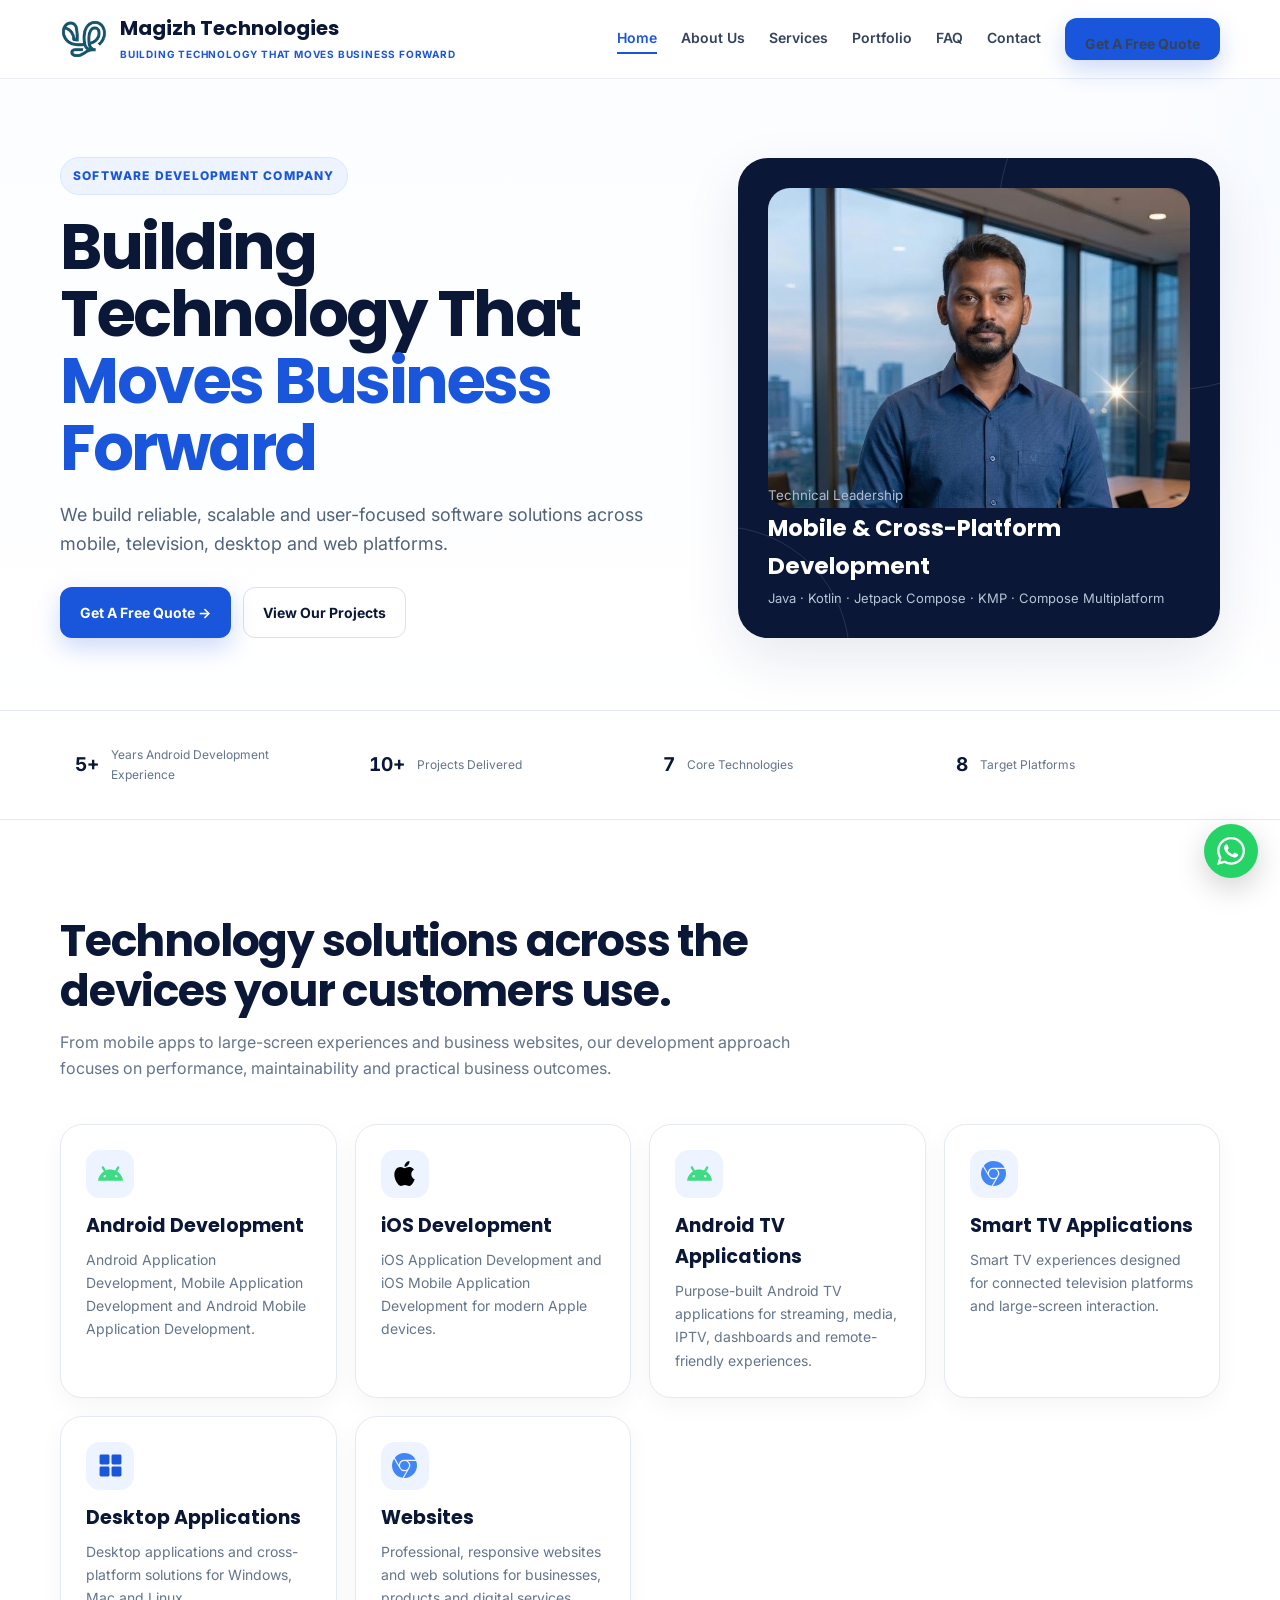
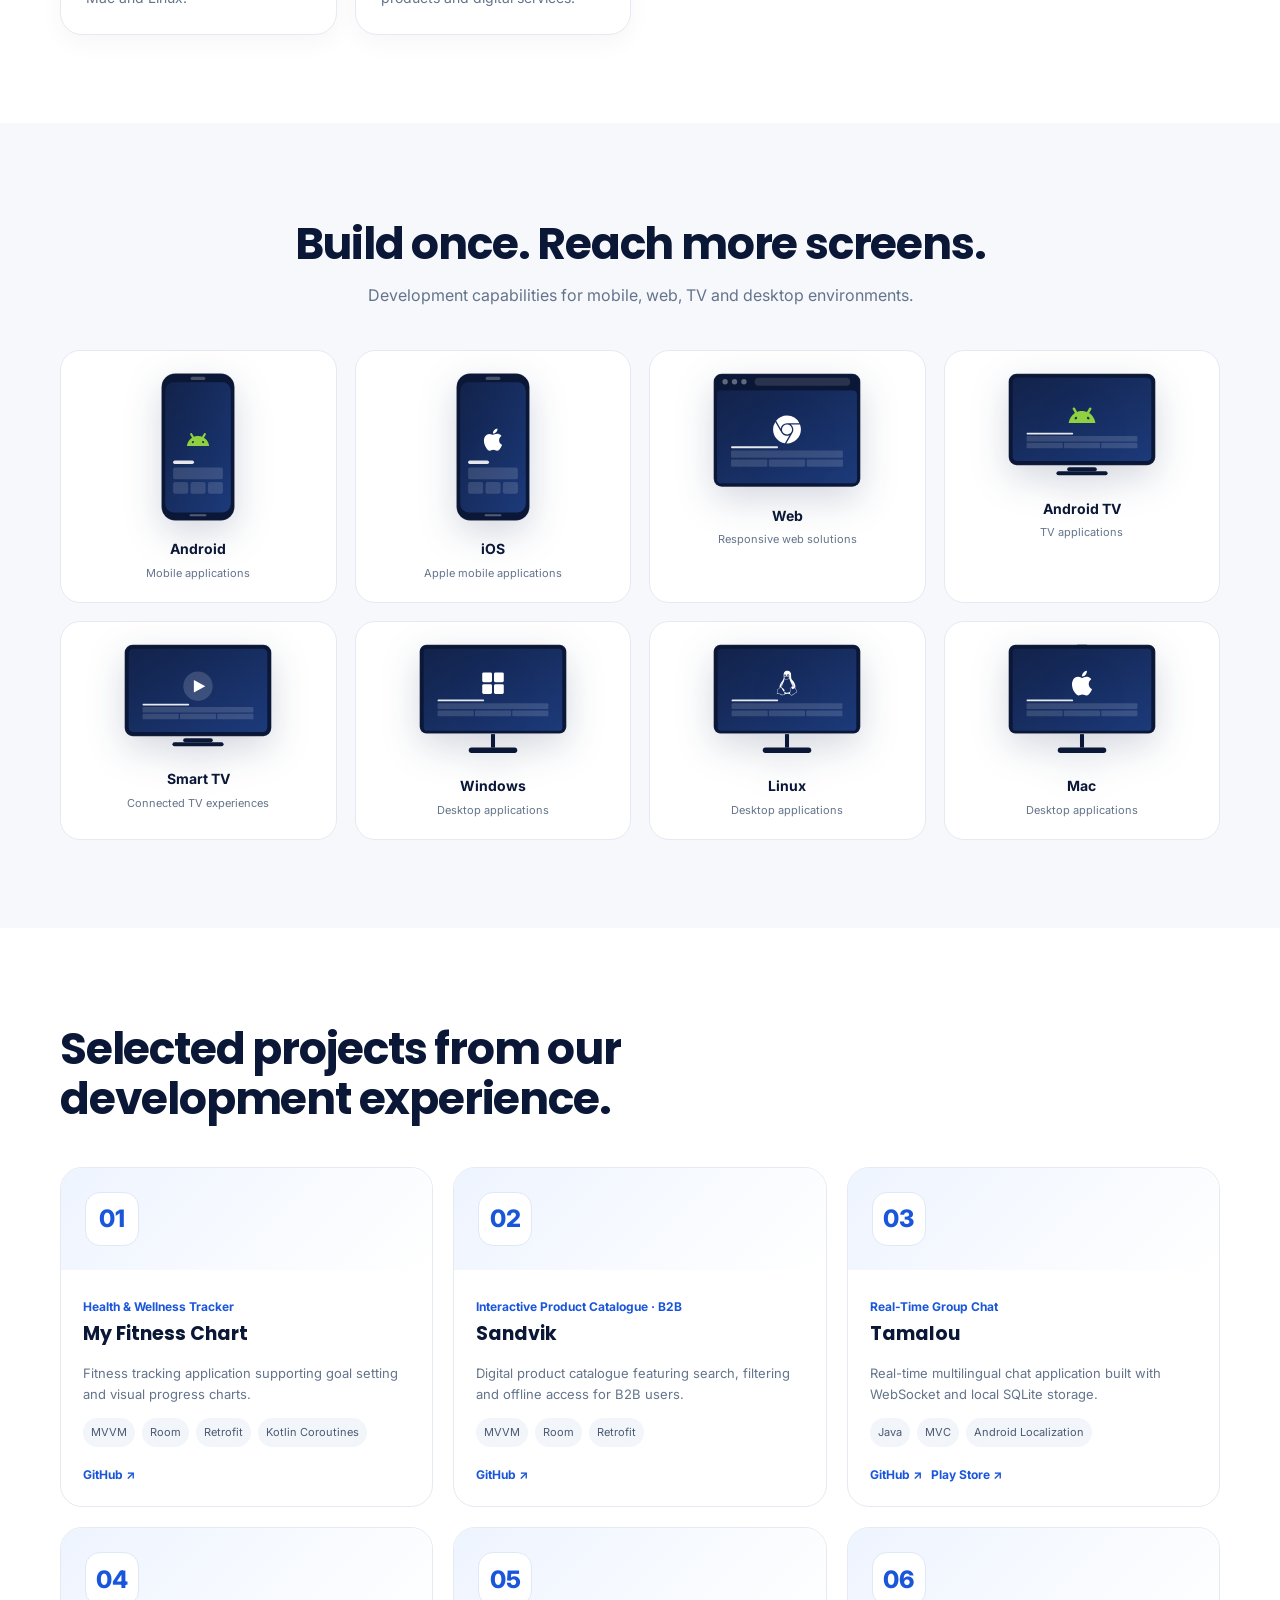
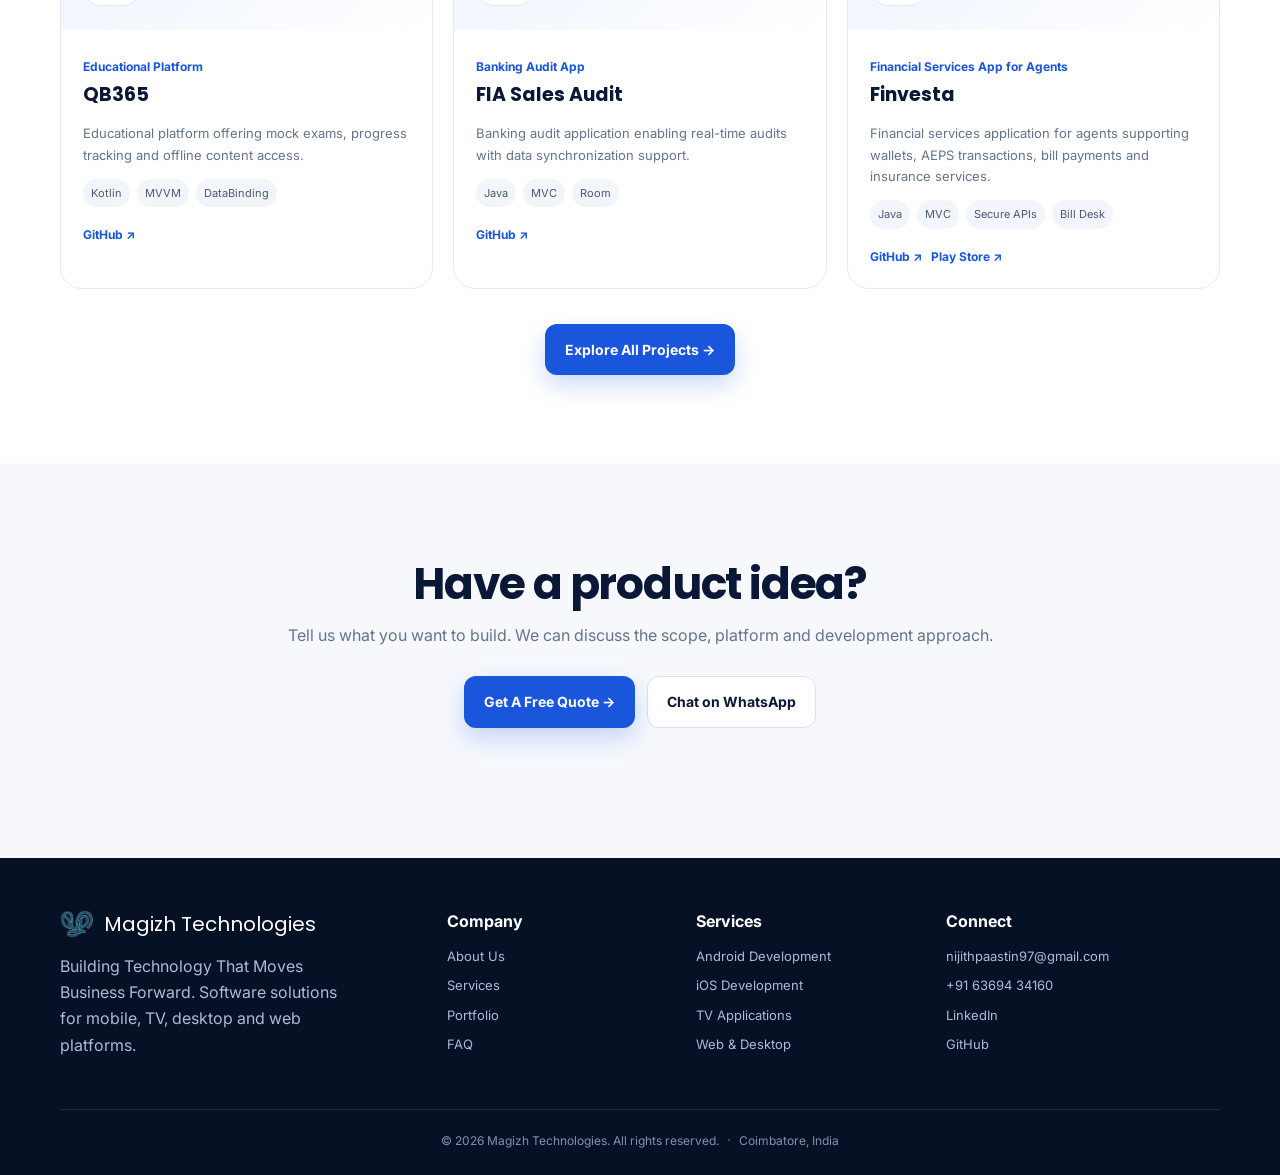
<file: index.html>
<!doctype html><html lang="en"><head><meta charset="utf-8"><meta name="viewport" content="width=device-width,initial-scale=1"><meta name="description" content="Magizh Technologies provides Android, iOS, TV, desktop and web development services."><title>Software Development Company | Magizh Technologies</title><link rel="stylesheet" href="style.css">
<link rel="icon" type="image/png" href="[data-uri]">
<link rel="apple-touch-icon" href="assets/images/apple-touch-icon.png">
<meta name="theme-color" content="#0b1736"></head><body>
<div class="scroll-progress"><div class="scroll-progress-bar" id="scrollProgress"></div></div><header><div class="container nav"><a class="brand" href="index.html"><img src="[data-uri]" alt="Magizh Technologies logo"><div><strong>Magizh Technologies</strong><span>BUILDING TECHNOLOGY THAT MOVES BUSINESS FORWARD</span></div></a><button class="menu" id="menuBtn" aria-label="Menu" aria-expanded="false"><span></span><span></span><span></span></button><nav class="navlinks"><a class="active" href="index.html">Home</a><a class="" href="about.html">About Us</a><a class="" href="services.html">Services</a><a class="" href="portfolio.html">Portfolio</a><a class="" href="faq.html">FAQ</a><a class="" href="contact.html">Contact</a><a class="btn btn-primary" href="contact.html">Get A Free Quote</a></nav></div></header><main><section class="hero"><div class="container hero-grid"><div><span class="eyebrow">Software Development Company</span><h1>Building Technology That <em>Moves Business Forward</em></h1><p>We build reliable, scalable and user-focused software solutions across mobile, television, desktop and web platforms.</p><div class="actions"><a class="btn btn-primary" href="contact.html">Get A Free Quote →</a><a class="btn btn-outline" href="portfolio.html">View Our Projects</a></div></div><div class="hero-card"><div class="profile"><img src="[data-uri]" alt="Nigith Pastine K" onerror="this.onerror=null;this.src='[data-uri]';"></div><div class="hero-card-bottom"><small>Technical Leadership</small><h3>Mobile & Cross-Platform Development</h3><p>Java · Kotlin · Jetpack Compose · KMP · Compose Multiplatform</p></div></div></div></section>
<section class="trust"><div class="container trust-grid"><div class="trust-item"><b data-count="5" data-suffix="+">0</b><span>Years Android Development Experience</span></div><div class="trust-item"><b data-count="10" data-suffix="+">0</b><span>Projects Delivered</span></div><div class="trust-item"><b data-count="7" data-suffix="">0</b><span>Core Technologies</span></div><div class="trust-item"><b data-count="8" data-suffix="">0</b><span>Target Platforms</span></div></div></section>
<section class="section"><div class="container"><div class="section-head"><h2>Technology solutions across the devices your customers use.</h2><p>From mobile apps to large-screen experiences and business websites, our development approach focuses on performance, maintainability and practical business outcomes.</p></div><div class="cards"><article class="card"><div class="icon"><svg width="25" height="25" viewBox="0 0 24 24" xmlns="http://www.w3.org/2000/svg" fill="#3DDC84" aria-hidden="true"><path d="M18.4395 5.5586c-.675 1.1664-1.352 2.3318-2.0274 3.498-.0366-.0155-.0742-.0286-.1113-.043-1.8249-.6957-3.484-.8-4.42-.787-1.8551.0185-3.3544.4643-4.2597.8203-.084-.1494-1.7526-3.021-2.0215-3.4864a1.1451 1.1451 0 0 0-.1406-.1914c-.3312-.364-.9054-.4859-1.379-.203-.475.282-.7136.9361-.3886 1.5019 1.9466 3.3696-.0966-.2158 1.9473 3.3593.0172.031-.4946.2642-1.3926 1.0177C2.8987 12.176.452 14.772 0 18.9902h24c-.119-1.1108-.3686-2.099-.7461-3.0683-.7438-1.9118-1.8435-3.2928-2.7402-4.1836a12.1048 12.1048 0 0 0-2.1309-1.6875c.6594-1.122 1.312-2.2559 1.9649-3.3848.2077-.3615.1886-.7956-.0079-1.1191a1.1001 1.1001 0 0 0-.8515-.5332c-.5225-.0536-.9392.3128-1.0488.5449zm-.0391 8.461c.3944.5926.324 1.3306-.1563 1.6503-.4799.3197-1.188.0985-1.582-.4941-.3944-.5927-.324-1.3307.1563-1.6504.4727-.315 1.1812-.1086 1.582.4941zM7.207 13.5273c.4803.3197.5506 1.0577.1563 1.6504-.394.5926-1.1038.8138-1.584.4941-.48-.3197-.5503-1.0577-.1563-1.6504.4008-.6021 1.1087-.8106 1.584-.4941z"/></svg></div><h3>Android Development</h3><p>Android Application Development, Mobile Application Development and Android Mobile Application Development.</p></article><article class="card"><div class="icon"><svg width="25" height="25" viewBox="0 0 24 24" xmlns="http://www.w3.org/2000/svg" fill="#000000" aria-hidden="true"><path d="M12.152 6.896c-.948 0-2.415-1.078-3.96-1.04-2.04.027-3.91 1.183-4.961 3.014-2.117 3.675-.546 9.103 1.519 12.09 1.013 1.454 2.208 3.09 3.792 3.039 1.52-.065 2.09-.987 3.935-.987 1.831 0 2.35.987 3.96.948 1.637-.026 2.676-1.48 3.676-2.948 1.156-1.688 1.636-3.325 1.662-3.415-.039-.013-3.182-1.221-3.22-4.857-.026-3.04 2.48-4.494 2.597-4.559-1.429-2.09-3.623-2.324-4.39-2.376-2-.156-3.675 1.09-4.61 1.09zM15.53 3.83c.843-1.012 1.4-2.427 1.245-3.83-1.207.052-2.662.805-3.532 1.818-.78.896-1.454 2.338-1.273 3.714 1.338.104 2.715-.688 3.559-1.701"/></svg></div><h3>iOS Development</h3><p>iOS Application Development and iOS Mobile Application Development for modern Apple devices.</p></article><article class="card"><div class="icon"><svg width="25" height="25" viewBox="0 0 24 24" xmlns="http://www.w3.org/2000/svg" fill="#3DDC84" aria-hidden="true"><path d="M18.4395 5.5586c-.675 1.1664-1.352 2.3318-2.0274 3.498-.0366-.0155-.0742-.0286-.1113-.043-1.8249-.6957-3.484-.8-4.42-.787-1.8551.0185-3.3544.4643-4.2597.8203-.084-.1494-1.7526-3.021-2.0215-3.4864a1.1451 1.1451 0 0 0-.1406-.1914c-.3312-.364-.9054-.4859-1.379-.203-.475.282-.7136.9361-.3886 1.5019 1.9466 3.3696-.0966-.2158 1.9473 3.3593.0172.031-.4946.2642-1.3926 1.0177C2.8987 12.176.452 14.772 0 18.9902h24c-.119-1.1108-.3686-2.099-.7461-3.0683-.7438-1.9118-1.8435-3.2928-2.7402-4.1836a12.1048 12.1048 0 0 0-2.1309-1.6875c.6594-1.122 1.312-2.2559 1.9649-3.3848.2077-.3615.1886-.7956-.0079-1.1191a1.1001 1.1001 0 0 0-.8515-.5332c-.5225-.0536-.9392.3128-1.0488.5449zm-.0391 8.461c.3944.5926.324 1.3306-.1563 1.6503-.4799.3197-1.188.0985-1.582-.4941-.3944-.5927-.324-1.3307.1563-1.6504.4727-.315 1.1812-.1086 1.582.4941zM7.207 13.5273c.4803.3197.5506 1.0577.1563 1.6504-.394.5926-1.1038.8138-1.584.4941-.48-.3197-.5503-1.0577-.1563-1.6504.4008-.6021 1.1087-.8106 1.584-.4941z"/></svg></div><h3>Android TV Applications</h3><p>Purpose-built Android TV applications for streaming, media, IPTV, dashboards and remote-friendly experiences.</p></article><article class="card"><div class="icon"><svg width="25" height="25" viewBox="0 0 24 24" xmlns="http://www.w3.org/2000/svg" fill="#4285F4" aria-hidden="true"><path d="M12 0C8.21 0 4.831 1.757 2.632 4.501l3.953 6.848A5.454 5.454 0 0 1 12 6.545h10.691A12 12 0 0 0 12 0zM1.931 5.47A11.943 11.943 0 0 0 0 12c0 6.012 4.42 10.991 10.189 11.864l3.953-6.847a5.45 5.45 0 0 1-6.865-2.29zm13.342 2.166a5.446 5.446 0 0 1 1.45 7.09l.002.001h-.002l-5.344 9.257c.206.01.413.016.621.016 6.627 0 12-5.373 12-12 0-1.54-.29-3.011-.818-4.364zM12 16.364a4.364 4.364 0 1 1 0-8.728 4.364 4.364 0 0 1 0 8.728Z"/></svg></div><h3>Smart TV Applications</h3><p>Smart TV experiences designed for connected television platforms and large-screen interaction.</p></article><article class="card"><div class="icon"><svg width="25" height="25" viewBox="0 0 24 24" xmlns="http://www.w3.org/2000/svg" fill="#1A56DB" role="img" aria-label="Windows"><rect x="1.5" y="1.5" width="9.5" height="9.5" rx="1.4"/><rect x="13" y="1.5" width="9.5" height="9.5" rx="1.4"/><rect x="1.5" y="13" width="9.5" height="9.5" rx="1.4"/><rect x="13" y="13" width="9.5" height="9.5" rx="1.4"/></svg></div><h3>Desktop Applications</h3><p>Desktop applications and cross-platform solutions for Windows, Mac and Linux.</p></article><article class="card"><div class="icon"><svg width="25" height="25" viewBox="0 0 24 24" xmlns="http://www.w3.org/2000/svg" fill="#4285F4" aria-hidden="true"><path d="M12 0C8.21 0 4.831 1.757 2.632 4.501l3.953 6.848A5.454 5.454 0 0 1 12 6.545h10.691A12 12 0 0 0 12 0zM1.931 5.47A11.943 11.943 0 0 0 0 12c0 6.012 4.42 10.991 10.189 11.864l3.953-6.847a5.45 5.45 0 0 1-6.865-2.29zm13.342 2.166a5.446 5.446 0 0 1 1.45 7.09l.002.001h-.002l-5.344 9.257c.206.01.413.016.621.016 6.627 0 12-5.373 12-12 0-1.54-.29-3.011-.818-4.364zM12 16.364a4.364 4.364 0 1 1 0-8.728 4.364 4.364 0 0 1 0 8.728Z"/></svg></div><h3>Websites</h3><p>Professional, responsive websites and web solutions for businesses, products and digital services.</p></article></div></div></section>
<section class="section soft"><div class="container"><div class="section-head center"><h2>Build once. Reach more screens.</h2><p>Development capabilities for mobile, web, TV and desktop environments.</p></div><div class="device-grid"><div class="device-card" style="--d:0"><div class="device-visual phone"><svg viewBox="0 0 140 280" xmlns="http://www.w3.org/2000/svg" role="img" aria-label="device mockup">  <defs><linearGradient id="gAndroid" x1="0" y1="0" x2="1" y2="1">      <stop offset="0" stop-color="#12224a"/>      <stop offset="1" stop-color="#1c3a7a"/>    </linearGradient></defs>  <rect x="1" y="1" width="138" height="278" rx="26" fill="#0b1736"/>  <rect x="1" y="1" width="138" height="278" rx="26" fill="none" stroke="rgba(255,255,255,.08)" stroke-width="1.5"/>  <rect x="8" y="17.6" width="124.0" height="246.4" rx="16" fill="url(#gAndroid)"/>  <rect x="56.0" y="7.2" width="28" height="6" rx="3" fill="rgba(255,255,255,.25)"/>  <rect x="22.88" y="165.44" width="39.6" height="6.7" rx="3.3" fill="rgba(255,255,255,.9)"/><rect x="22.88" y="178.7" width="94.2" height="22.2" rx="3.7" fill="rgba(255,255,255,.14)"/><rect x="22.9" y="206.1" width="28.5" height="22.2" rx="3.7" fill="rgba(255,255,255,.14)"/><rect x="55.8" y="206.1" width="28.5" height="22.2" rx="3.7" fill="rgba(255,255,255,.14)"/><rect x="88.7" y="206.1" width="28.5" height="22.2" rx="3.7" fill="rgba(255,255,255,.14)"/>  <svg x="48.9" y="104.9" width="42.2" height="42.2" viewBox="0 0 24 24" xmlns="http://www.w3.org/2000/svg" fill="#8FD13F"><path d="M18.4395 5.5586c-.675 1.1664-1.352 2.3318-2.0274 3.498-.0366-.0155-.0742-.0286-.1113-.043-1.8249-.6957-3.484-.8-4.42-.787-1.8551.0185-3.3544.4643-4.2597.8203-.084-.1494-1.7526-3.021-2.0215-3.4864a1.1451 1.1451 0 0 0-.1406-.1914c-.3312-.364-.9054-.4859-1.379-.203-.475.282-.7136.9361-.3886 1.5019 1.9466 3.3696-.0966-.2158 1.9473 3.3593.0172.031-.4946.2642-1.3926 1.0177C2.8987 12.176.452 14.772 0 18.9902h24c-.119-1.1108-.3686-2.099-.7461-3.0683-.7438-1.9118-1.8435-3.2928-2.7402-4.1836a12.1048 12.1048 0 0 0-2.1309-1.6875c.6594-1.122 1.312-2.2559 1.9649-3.3848.2077-.3615.1886-.7956-.0079-1.1191a1.1001 1.1001 0 0 0-.8515-.5332c-.5225-.0536-.9392.3128-1.0488.5449zm-.0391 8.461c.3944.5926.324 1.3306-.1563 1.6503-.4799.3197-1.188.0985-1.582-.4941-.3944-.5927-.324-1.3307.1563-1.6504.4727-.315 1.1812-.1086 1.582.4941zM7.207 13.5273c.4803.3197.5506 1.0577.1563 1.6504-.394.5926-1.1038.8138-1.584.4941-.48-.3197-.5503-1.0577-.1563-1.6504.4008-.6021 1.1087-.8106 1.584-.4941z"/></svg>  <rect x="54.0" y="267.2" width="32" height="4" rx="2" fill="rgba(255,255,255,.3)"/></svg></div><div><b>Android</b><span>Mobile applications</span></div></div><div class="device-card" style="--d:1"><div class="device-visual phone"><svg viewBox="0 0 140 280" xmlns="http://www.w3.org/2000/svg" role="img" aria-label="device mockup">  <defs><linearGradient id="gIos" x1="0" y1="0" x2="1" y2="1">      <stop offset="0" stop-color="#12224a"/>      <stop offset="1" stop-color="#1c3a7a"/>    </linearGradient></defs>  <rect x="1" y="1" width="138" height="278" rx="26" fill="#0b1736"/>  <rect x="1" y="1" width="138" height="278" rx="26" fill="none" stroke="rgba(255,255,255,.08)" stroke-width="1.5"/>  <rect x="8" y="17.6" width="124.0" height="246.4" rx="16" fill="url(#gIos)"/>  <rect x="56.0" y="7.2" width="28" height="6" rx="3" fill="rgba(255,255,255,.25)"/>  <rect x="22.88" y="165.44" width="39.6" height="6.7" rx="3.3" fill="rgba(255,255,255,.9)"/><rect x="22.88" y="178.7" width="94.2" height="22.2" rx="3.7" fill="rgba(255,255,255,.14)"/><rect x="22.9" y="206.1" width="28.5" height="22.2" rx="3.7" fill="rgba(255,255,255,.14)"/><rect x="55.8" y="206.1" width="28.5" height="22.2" rx="3.7" fill="rgba(255,255,255,.14)"/><rect x="88.7" y="206.1" width="28.5" height="22.2" rx="3.7" fill="rgba(255,255,255,.14)"/>  <svg x="48.9" y="104.9" width="42.2" height="42.2" viewBox="0 0 24 24" xmlns="http://www.w3.org/2000/svg" fill="#ffffff"><path d="M12.152 6.896c-.948 0-2.415-1.078-3.96-1.04-2.04.027-3.91 1.183-4.961 3.014-2.117 3.675-.546 9.103 1.519 12.09 1.013 1.454 2.208 3.09 3.792 3.039 1.52-.065 2.09-.987 3.935-.987 1.831 0 2.35.987 3.96.948 1.637-.026 2.676-1.48 3.676-2.948 1.156-1.688 1.636-3.325 1.662-3.415-.039-.013-3.182-1.221-3.22-4.857-.026-3.04 2.48-4.494 2.597-4.559-1.429-2.09-3.623-2.324-4.39-2.376-2-.156-3.675 1.09-4.61 1.09zM15.53 3.83c.843-1.012 1.4-2.427 1.245-3.83-1.207.052-2.662.805-3.532 1.818-.78.896-1.454 2.338-1.273 3.714 1.338.104 2.715-.688 3.559-1.701"/></svg>  <rect x="54.0" y="267.2" width="32" height="4" rx="2" fill="rgba(255,255,255,.3)"/></svg></div><div><b>iOS</b><span>Apple mobile applications</span></div></div><div class="device-card" style="--d:2"><div class="device-visual wide"><svg viewBox="0 0 220 170" xmlns="http://www.w3.org/2000/svg" role="img" aria-label="browser mockup">  <defs><linearGradient id="gWeb" x1="0" y1="0" x2="1" y2="1">      <stop offset="0" stop-color="#12224a"/>      <stop offset="1" stop-color="#1c3a7a"/>    </linearGradient></defs>  <rect x="1" y="1" width="218" height="168" rx="12" fill="#0b1736"/>  <rect x="1" y="1" width="218" height="168" rx="12" fill="none" stroke="rgba(255,255,255,.08)" stroke-width="1.5"/>  <circle cx="18" cy="13.0" r="4" fill="rgba(255,255,255,.35)"/>  <circle cx="32" cy="13.0" r="4" fill="rgba(255,255,255,.35)"/>  <circle cx="46" cy="13.0" r="4" fill="rgba(255,255,255,.35)"/>  <rect x="62" y="7.0" width="142" height="12" rx="6" fill="rgba(255,255,255,.12)"/>  <rect x="6" y="26" width="208.0" height="138.0" rx="6" fill="url(#gWeb)"/>  <rect x="26.8" y="108.8" width="69.9" height="3.2" rx="1.6" fill="rgba(255,255,255,.9)"/><rect x="26.8" y="115.3" width="166.4" height="10.8" rx="1.8" fill="rgba(255,255,255,.14)"/><rect x="26.8" y="128.5" width="54.0" height="10.8" rx="1.8" fill="rgba(255,255,255,.14)"/><rect x="83.0" y="128.5" width="54.0" height="10.8" rx="1.8" fill="rgba(255,255,255,.14)"/><rect x="139.2" y="128.5" width="54.0" height="10.8" rx="1.8" fill="rgba(255,255,255,.14)"/>  <svg x="89.3" y="63.3" width="41.4" height="41.4" viewBox="0 0 24 24" xmlns="http://www.w3.org/2000/svg" fill="#ffffff"><path d="M12 0C8.21 0 4.831 1.757 2.632 4.501l3.953 6.848A5.454 5.454 0 0 1 12 6.545h10.691A12 12 0 0 0 12 0zM1.931 5.47A11.943 11.943 0 0 0 0 12c0 6.012 4.42 10.991 10.189 11.864l3.953-6.847a5.45 5.45 0 0 1-6.865-2.29zm13.342 2.166a5.446 5.446 0 0 1 1.45 7.09l.002.001h-.002l-5.344 9.257c.206.01.413.016.621.016 6.627 0 12-5.373 12-12 0-1.54-.29-3.011-.818-4.364zM12 16.364a4.364 4.364 0 1 1 0-8.728 4.364 4.364 0 0 1 0 8.728Z"/></svg></svg></div><div><b>Web</b><span>Responsive web solutions</span></div></div><div class="device-card" style="--d:3"><div class="device-visual wide"><svg viewBox="0 0 220 160" xmlns="http://www.w3.org/2000/svg" role="img" aria-label="tv mockup">  <defs><linearGradient id="gAtv" x1="0" y1="0" x2="1" y2="1">      <stop offset="0" stop-color="#12224a"/>      <stop offset="1" stop-color="#1c3a7a"/>    </linearGradient></defs>  <rect x="1" y="1" width="218" height="136" rx="12" fill="#0b1736"/>  <rect x="1" y="1" width="218" height="136" rx="12" fill="none" stroke="rgba(255,255,255,.08)" stroke-width="1.5"/>  <rect x="7" y="7" width="206.0" height="124.0" rx="7" fill="url(#gAtv)"/>  <rect x="27.6" y="88.84" width="69.2" height="2.5" rx="1.2" fill="rgba(255,255,255,.9)"/><rect x="27.6" y="93.8" width="164.8" height="8.2" rx="1.4" fill="rgba(255,255,255,.14)"/><rect x="27.6" y="103.8" width="53.8" height="8.2" rx="1.4" fill="rgba(255,255,255,.14)"/><rect x="83.1" y="103.8" width="53.8" height="8.2" rx="1.4" fill="rgba(255,255,255,.14)"/><rect x="138.6" y="103.8" width="53.8" height="8.2" rx="1.4" fill="rgba(255,255,255,.14)"/>    <svg x="90.2" y="43.0" width="39.7" height="39.7" viewBox="0 0 24 24" xmlns="http://www.w3.org/2000/svg" fill="#8FD13F"><path d="M18.4395 5.5586c-.675 1.1664-1.352 2.3318-2.0274 3.498-.0366-.0155-.0742-.0286-.1113-.043-1.8249-.6957-3.484-.8-4.42-.787-1.8551.0185-3.3544.4643-4.2597.8203-.084-.1494-1.7526-3.021-2.0215-3.4864a1.1451 1.1451 0 0 0-.1406-.1914c-.3312-.364-.9054-.4859-1.379-.203-.475.282-.7136.9361-.3886 1.5019 1.9466 3.3696-.0966-.2158 1.9473 3.3593.0172.031-.4946.2642-1.3926 1.0177C2.8987 12.176.452 14.772 0 18.9902h24c-.119-1.1108-.3686-2.099-.7461-3.0683-.7438-1.9118-1.8435-3.2928-2.7402-4.1836a12.1048 12.1048 0 0 0-2.1309-1.6875c.6594-1.122 1.312-2.2559 1.9649-3.3848.2077-.3615.1886-.7956-.0079-1.1191a1.1001 1.1001 0 0 0-.8515-.5332c-.5225-.0536-.9392.3128-1.0488.5449zm-.0391 8.461c.3944.5926.324 1.3306-.1563 1.6503-.4799.3197-1.188.0985-1.582-.4941-.3944-.5927-.324-1.3307.1563-1.6504.4727-.315 1.1812-.1086 1.582.4941zM7.207 13.5273c.4803.3197.5506 1.0577.1563 1.6504-.394.5926-1.1038.8138-1.584.4941-.48-.3197-.5503-1.0577-.1563-1.6504.4008-.6021 1.1087-.8106 1.584-.4941z"/></svg>  <rect x="88.0" y="140" width="44" height="6" rx="3" fill="#0b1736"/>  <rect x="72.0" y="146" width="76" height="6" rx="3" fill="#0b1736"/></svg></div><div><b>Android TV</b><span>TV applications</span></div></div><div class="device-card" style="--d:4"><div class="device-visual wide"><svg viewBox="0 0 220 160" xmlns="http://www.w3.org/2000/svg" role="img" aria-label="tv mockup">  <defs><linearGradient id="gStv" x1="0" y1="0" x2="1" y2="1">      <stop offset="0" stop-color="#12224a"/>      <stop offset="1" stop-color="#1c3a7a"/>    </linearGradient></defs>  <rect x="1" y="1" width="218" height="136" rx="12" fill="#0b1736"/>  <rect x="1" y="1" width="218" height="136" rx="12" fill="none" stroke="rgba(255,255,255,.08)" stroke-width="1.5"/>  <rect x="7" y="7" width="206.0" height="124.0" rx="7" fill="url(#gStv)"/>  <rect x="27.6" y="88.84" width="69.2" height="2.5" rx="1.2" fill="rgba(255,255,255,.9)"/><rect x="27.6" y="93.8" width="164.8" height="8.2" rx="1.4" fill="rgba(255,255,255,.14)"/><rect x="27.6" y="103.8" width="53.8" height="8.2" rx="1.4" fill="rgba(255,255,255,.14)"/><rect x="83.1" y="103.8" width="53.8" height="8.2" rx="1.4" fill="rgba(255,255,255,.14)"/><rect x="138.6" y="103.8" width="53.8" height="8.2" rx="1.4" fill="rgba(255,255,255,.14)"/>  <circle cx="110.0" cy="62.8" r="21.8" fill="rgba(255,255,255,.16)"/>  <path d="M 103.9 53.6 L 120.9 62.8 L 103.9 72.0 Z" fill="#fff"/>    <rect x="88.0" y="140" width="44" height="6" rx="3" fill="#0b1736"/>  <rect x="72.0" y="146" width="76" height="6" rx="3" fill="#0b1736"/></svg></div><div><b>Smart TV</b><span>Connected TV experiences</span></div></div><div class="device-card" style="--d:5"><div class="device-visual wide"><svg viewBox="0 0 220 170" xmlns="http://www.w3.org/2000/svg" role="img" aria-label="desktop mockup">  <defs><linearGradient id="gWin" x1="0" y1="0" x2="1" y2="1">      <stop offset="0" stop-color="#12224a"/>      <stop offset="1" stop-color="#1c3a7a"/>    </linearGradient></defs>  <rect x="1" y="1" width="218" height="132" rx="10" fill="#0b1736"/>  <rect x="1" y="1" width="218" height="132" rx="10" fill="none" stroke="rgba(255,255,255,.08)" stroke-width="1.5"/>    <rect x="7" y="7" width="206.0" height="122.0" rx="5" fill="url(#gWin)"/>  <rect x="27.6" y="82.64" width="69.2" height="2.6" rx="1.3" fill="rgba(255,255,255,.9)"/><rect x="27.6" y="87.9" width="164.8" height="8.8" rx="1.5" fill="rgba(255,255,255,.14)"/><rect x="27.6" y="98.7" width="53.8" height="8.8" rx="1.5" fill="rgba(255,255,255,.14)"/><rect x="83.1" y="98.7" width="53.8" height="8.8" rx="1.5" fill="rgba(255,255,255,.14)"/><rect x="138.6" y="98.7" width="53.8" height="8.8" rx="1.5" fill="rgba(255,255,255,.14)"/>  <svg x="91.7" y="39.9" width="36.6" height="36.6" viewBox="0 0 24 24" xmlns="http://www.w3.org/2000/svg" fill="#ffffff" role="img" aria-label="Windows"><rect x="1.5" y="1.5" width="9.5" height="9.5" rx="1.4"/><rect x="13" y="1.5" width="9.5" height="9.5" rx="1.4"/><rect x="1.5" y="13" width="9.5" height="9.5" rx="1.4"/><rect x="13" y="13" width="9.5" height="9.5" rx="1.4"/></svg>  <rect x="107.0" y="134" width="6" height="20" fill="#0b1736"/>  <rect x="74.0" y="154" width="72" height="8" rx="4" fill="#0b1736"/></svg></div><div><b>Windows</b><span>Desktop applications</span></div></div><div class="device-card" style="--d:6"><div class="device-visual wide"><svg viewBox="0 0 220 170" xmlns="http://www.w3.org/2000/svg" role="img" aria-label="desktop mockup">  <defs><linearGradient id="gLinux" x1="0" y1="0" x2="1" y2="1">      <stop offset="0" stop-color="#12224a"/>      <stop offset="1" stop-color="#1c3a7a"/>    </linearGradient></defs>  <rect x="1" y="1" width="218" height="132" rx="10" fill="#0b1736"/>  <rect x="1" y="1" width="218" height="132" rx="10" fill="none" stroke="rgba(255,255,255,.08)" stroke-width="1.5"/>    <rect x="7" y="7" width="206.0" height="122.0" rx="5" fill="url(#gLinux)"/>  <rect x="27.6" y="82.64" width="69.2" height="2.6" rx="1.3" fill="rgba(255,255,255,.9)"/><rect x="27.6" y="87.9" width="164.8" height="8.8" rx="1.5" fill="rgba(255,255,255,.14)"/><rect x="27.6" y="98.7" width="53.8" height="8.8" rx="1.5" fill="rgba(255,255,255,.14)"/><rect x="83.1" y="98.7" width="53.8" height="8.8" rx="1.5" fill="rgba(255,255,255,.14)"/><rect x="138.6" y="98.7" width="53.8" height="8.8" rx="1.5" fill="rgba(255,255,255,.14)"/>  <svg x="91.7" y="39.9" width="36.6" height="36.6" viewBox="0 0 24 24" xmlns="http://www.w3.org/2000/svg" fill="#ffffff"><path d="M12.504 0c-.155 0-.315.008-.48.021-4.226.333-3.105 4.807-3.17 6.298-.076 1.092-.3 1.953-1.05 3.02-.885 1.051-2.127 2.75-2.716 4.521-.278.832-.41 1.684-.287 2.489a.424.424 0 00-.11.135c-.26.268-.45.6-.663.839-.199.199-.485.267-.797.4-.313.136-.658.269-.864.68-.09.189-.136.394-.132.602 0 .199.027.4.055.536.058.399.116.728.04.97-.249.68-.28 1.145-.106 1.484.174.334.535.47.94.601.81.2 1.91.135 2.774.6.926.466 1.866.67 2.616.47.526-.116.97-.464 1.208-.946.587-.003 1.23-.269 2.26-.334.699-.058 1.574.267 2.577.2.025.134.063.198.114.333l.003.003c.391.778 1.113 1.132 1.884 1.071.771-.06 1.592-.536 2.257-1.306.631-.765 1.683-1.084 2.378-1.503.348-.199.629-.469.649-.853.023-.4-.2-.811-.714-1.376v-.097l-.003-.003c-.17-.2-.25-.535-.338-.926-.085-.401-.182-.786-.492-1.046h-.003c-.059-.054-.123-.067-.188-.135a.357.357 0 00-.19-.064c.431-1.278.264-2.55-.173-3.694-.533-1.41-1.465-2.638-2.175-3.483-.796-1.005-1.576-1.957-1.56-3.368.026-2.152.236-6.133-3.544-6.139zm.529 3.405h.013c.213 0 .396.062.584.198.19.135.33.332.438.533.105.259.158.459.166.724 0-.02.006-.04.006-.06v.105a.086.086 0 01-.004-.021l-.004-.024a1.807 1.807 0 01-.15.706.953.953 0 01-.213.335.71.71 0 00-.088-.042c-.104-.045-.198-.064-.284-.133a1.312 1.312 0 00-.22-.066c.05-.06.146-.133.183-.198.053-.128.082-.264.088-.402v-.02a1.21 1.21 0 00-.061-.4c-.045-.134-.101-.2-.183-.333-.084-.066-.167-.132-.267-.132h-.016c-.093 0-.176.03-.262.132a.8.8 0 00-.205.334 1.18 1.18 0 00-.09.4v.019c.002.089.008.179.02.267-.193-.067-.438-.135-.607-.202a1.635 1.635 0 01-.018-.2v-.02a1.772 1.772 0 01.15-.768c.082-.22.232-.406.43-.533a.985.985 0 01.594-.2zm-2.962.059h.036c.142 0 .27.048.399.135.146.129.264.288.344.465.09.199.14.4.153.667v.004c.007.134.006.2-.002.266v.08c-.03.007-.056.018-.083.024-.152.055-.274.135-.393.2.012-.09.013-.18.003-.267v-.015c-.012-.133-.04-.2-.082-.333a.613.613 0 00-.166-.267.248.248 0 00-.183-.064h-.021c-.071.006-.13.04-.186.132a.552.552 0 00-.12.27.944.944 0 00-.023.33v.015c.012.135.037.2.08.334.046.134.098.2.166.268.01.009.02.018.034.024-.07.057-.117.07-.176.136a.304.304 0 01-.131.068 2.62 2.62 0 01-.275-.402 1.772 1.772 0 01-.155-.667 1.759 1.759 0 01.08-.668 1.43 1.43 0 01.283-.535c.128-.133.26-.2.418-.2zm1.37 1.706c.332 0 .733.065 1.216.399.293.2.523.269 1.052.468h.003c.255.136.405.266.478.399v-.131a.571.571 0 01.016.47c-.123.31-.516.643-1.063.842v.002c-.268.135-.501.333-.775.465-.276.135-.588.292-1.012.267a1.139 1.139 0 01-.448-.067 3.566 3.566 0 01-.322-.198c-.195-.135-.363-.332-.612-.465v-.005h-.005c-.4-.246-.616-.512-.686-.71-.07-.268-.005-.47.193-.6.224-.135.38-.271.483-.336.104-.074.143-.102.176-.131h.002v-.003c.169-.202.436-.47.839-.601.139-.036.294-.065.466-.065zm2.8 2.142c.358 1.417 1.196 3.475 1.735 4.473.286.534.855 1.659 1.102 3.024.156-.005.33.018.513.064.646-1.671-.546-3.467-1.089-3.966-.22-.2-.232-.335-.123-.335.59.534 1.365 1.572 1.646 2.757.13.535.16 1.104.021 1.67.067.028.135.06.205.067 1.032.534 1.413.938 1.23 1.537v-.043c-.06-.003-.12 0-.18 0h-.016c.151-.467-.182-.825-1.065-1.224-.915-.4-1.646-.336-1.77.465-.008.043-.013.066-.018.135-.068.023-.139.053-.209.064-.43.268-.662.669-.793 1.187-.13.533-.17 1.156-.205 1.869v.003c-.02.334-.17.838-.319 1.35-1.5 1.072-3.58 1.538-5.348.334a2.645 2.645 0 00-.402-.533 1.45 1.45 0 00-.275-.333c.182 0 .338-.03.465-.067a.615.615 0 00.314-.334c.108-.267 0-.697-.345-1.163-.345-.467-.931-.995-1.788-1.521-.63-.4-.986-.87-1.15-1.396-.165-.534-.143-1.085-.015-1.645.245-1.07.873-2.11 1.274-2.763.107-.065.037.135-.408.974-.396.751-1.14 2.497-.122 3.854a8.123 8.123 0 01.647-2.876c.564-1.278 1.743-3.504 1.836-5.268.048.036.217.135.289.202.218.133.38.333.59.465.21.201.477.335.876.335.039.003.075.006.11.006.412 0 .73-.134.997-.268.29-.134.52-.334.74-.4h.005c.467-.135.835-.402 1.044-.7zm2.185 8.958c.037.6.343 1.245.882 1.377.588.134 1.434-.333 1.791-.765l.211-.01c.315-.007.577.01.847.268l.003.003c.208.199.305.53.391.876.085.4.154.78.409 1.066.486.527.645.906.636 1.14l.003-.007v.018l-.003-.012c-.015.262-.185.396-.498.595-.63.401-1.746.712-2.457 1.57-.618.737-1.37 1.14-2.036 1.191-.664.053-1.237-.2-1.574-.898l-.005-.003c-.21-.4-.12-1.025.056-1.69.176-.668.428-1.344.463-1.897.037-.714.076-1.335.195-1.814.12-.465.308-.797.641-.984l.045-.022zm-10.814.049h.01c.053 0 .105.005.157.014.376.055.706.333 1.023.752l.91 1.664.003.003c.243.533.754 1.064 1.189 1.637.434.598.77 1.131.729 1.57v.006c-.057.744-.48 1.148-1.125 1.294-.645.135-1.52.002-2.395-.464-.968-.536-2.118-.469-2.857-.602-.369-.066-.61-.2-.723-.4-.11-.2-.113-.602.123-1.23v-.004l.002-.003c.117-.334.03-.752-.027-1.118-.055-.401-.083-.71.043-.94.16-.334.396-.4.69-.533.294-.135.64-.202.915-.47h.002v-.002c.256-.268.445-.601.668-.838.19-.201.38-.336.663-.336zm7.159-9.074c-.435.201-.945.535-1.488.535-.542 0-.97-.267-1.28-.466-.154-.134-.28-.268-.373-.335-.164-.134-.144-.333-.074-.333.109.016.129.134.199.2.096.066.215.2.36.333.292.2.68.467 1.167.467.485 0 1.053-.267 1.398-.466.195-.135.445-.334.648-.467.156-.136.149-.267.279-.267.128.016.034.134-.147.332a8.097 8.097 0 01-.69.468zm-1.082-1.583V5.64c-.006-.02.013-.042.029-.05.074-.043.18-.027.26.004.063 0 .16.067.15.135-.006.049-.085.066-.135.066-.055 0-.092-.043-.141-.068-.052-.018-.146-.008-.163-.065zm-.551 0c-.02.058-.113.049-.166.066-.047.025-.086.068-.14.068-.05 0-.13-.02-.136-.068-.01-.066.088-.133.15-.133.08-.031.184-.047.259-.005.019.009.036.03.03.05v.02h.003z"/></svg>  <rect x="107.0" y="134" width="6" height="20" fill="#0b1736"/>  <rect x="74.0" y="154" width="72" height="8" rx="4" fill="#0b1736"/></svg></div><div><b>Linux</b><span>Desktop applications</span></div></div><div class="device-card" style="--d:7"><div class="device-visual wide"><svg viewBox="0 0 220 170" xmlns="http://www.w3.org/2000/svg" role="img" aria-label="desktop mockup">  <defs><linearGradient id="gMac" x1="0" y1="0" x2="1" y2="1">      <stop offset="0" stop-color="#12224a"/>      <stop offset="1" stop-color="#1c3a7a"/>    </linearGradient></defs>  <rect x="1" y="1" width="218" height="132" rx="10" fill="#0b1736"/>  <rect x="1" y="1" width="218" height="132" rx="10" fill="none" stroke="rgba(255,255,255,.08)" stroke-width="1.5"/>  <rect x="100.0" y="1" width="20" height="7" rx="3.5" fill="#0b1736"/>  <rect x="7" y="7" width="206.0" height="122.0" rx="5" fill="url(#gMac)"/>  <rect x="27.6" y="82.64" width="69.2" height="2.6" rx="1.3" fill="rgba(255,255,255,.9)"/><rect x="27.6" y="87.9" width="164.8" height="8.8" rx="1.5" fill="rgba(255,255,255,.14)"/><rect x="27.6" y="98.7" width="53.8" height="8.8" rx="1.5" fill="rgba(255,255,255,.14)"/><rect x="83.1" y="98.7" width="53.8" height="8.8" rx="1.5" fill="rgba(255,255,255,.14)"/><rect x="138.6" y="98.7" width="53.8" height="8.8" rx="1.5" fill="rgba(255,255,255,.14)"/>  <svg x="91.7" y="39.9" width="36.6" height="36.6" viewBox="0 0 24 24" xmlns="http://www.w3.org/2000/svg" fill="#ffffff"><path d="M12.152 6.896c-.948 0-2.415-1.078-3.96-1.04-2.04.027-3.91 1.183-4.961 3.014-2.117 3.675-.546 9.103 1.519 12.09 1.013 1.454 2.208 3.09 3.792 3.039 1.52-.065 2.09-.987 3.935-.987 1.831 0 2.35.987 3.96.948 1.637-.026 2.676-1.48 3.676-2.948 1.156-1.688 1.636-3.325 1.662-3.415-.039-.013-3.182-1.221-3.22-4.857-.026-3.04 2.48-4.494 2.597-4.559-1.429-2.09-3.623-2.324-4.39-2.376-2-.156-3.675 1.09-4.61 1.09zM15.53 3.83c.843-1.012 1.4-2.427 1.245-3.83-1.207.052-2.662.805-3.532 1.818-.78.896-1.454 2.338-1.273 3.714 1.338.104 2.715-.688 3.559-1.701"/></svg>  <rect x="107.0" y="134" width="6" height="20" fill="#0b1736"/>  <rect x="74.0" y="154" width="72" height="8" rx="4" fill="#0b1736"/></svg></div><div><b>Mac</b><span>Desktop applications</span></div></div></div></div></section>
<section class="section"><div class="container"><div class="section-head"><h2>Selected projects from our development experience.</h2></div><div class="projects"><article class="project"><div class="project-top"><div class="mini-icon">01</div></div><div class="project-body"><span class="type">Health &amp; Wellness Tracker</span><h3>My Fitness Chart</h3><p>Fitness tracking application supporting goal setting and visual progress charts.</p><div class="tags"><span class="tag">MVVM</span><span class="tag">Room</span><span class="tag">Retrofit</span><span class="tag">Kotlin Coroutines</span></div><div class="project-links"><a href="https://github.com/nijith-paastin-k" target="_blank">GitHub ↗</a></div></div></article><article class="project"><div class="project-top"><div class="mini-icon">02</div></div><div class="project-body"><span class="type">Interactive Product Catalogue · B2B</span><h3>Sandvik</h3><p>Digital product catalogue featuring search, filtering and offline access for B2B users.</p><div class="tags"><span class="tag">MVVM</span><span class="tag">Room</span><span class="tag">Retrofit</span></div><div class="project-links"><a href="https://github.com/nijith-paastin-k/Sandvik" target="_blank">GitHub ↗</a></div></div></article><article class="project"><div class="project-top"><div class="mini-icon">03</div></div><div class="project-body"><span class="type">Real-Time Group Chat</span><h3>Tamalou</h3><p>Real-time multilingual chat application built with WebSocket and local SQLite storage.</p><div class="tags"><span class="tag">Java</span><span class="tag">MVC</span><span class="tag">Android Localization</span></div><div class="project-links"><a href="https://github.com/nijith-paastin-k/Tamalou" target="_blank">GitHub ↗</a><a href="https://play.google.com/store/apps/details?id=com.infiso.tamalou&hl=en-IN" target="_blank">Play Store ↗</a></div></div></article><article class="project"><div class="project-top"><div class="mini-icon">04</div></div><div class="project-body"><span class="type">Educational Platform</span><h3>QB365</h3><p>Educational platform offering mock exams, progress tracking and offline content access.</p><div class="tags"><span class="tag">Kotlin</span><span class="tag">MVVM</span><span class="tag">DataBinding</span></div><div class="project-links"><a href="https://github.com/nijith-paastin-k/QB--365" target="_blank">GitHub ↗</a></div></div></article><article class="project"><div class="project-top"><div class="mini-icon">05</div></div><div class="project-body"><span class="type">Banking Audit App</span><h3>FIA Sales Audit</h3><p>Banking audit application enabling real-time audits with data synchronization support.</p><div class="tags"><span class="tag">Java</span><span class="tag">MVC</span><span class="tag">Room</span></div><div class="project-links"><a href="https://github.com/nijith-paastin-k/Indian-Bank-Sales-Audit" target="_blank">GitHub ↗</a></div></div></article><article class="project"><div class="project-top"><div class="mini-icon">06</div></div><div class="project-body"><span class="type">Financial Services App for Agents</span><h3>Finvesta</h3><p>Financial services application for agents supporting wallets, AEPS transactions, bill payments and insurance services.</p><div class="tags"><span class="tag">Java</span><span class="tag">MVC</span><span class="tag">Secure APIs</span><span class="tag">Bill Desk</span></div><div class="project-links"><a href="https://github.com/nijith-paastin-k/FinvestaNew" target="_blank">GitHub ↗</a><a href="https://play.google.com/store/search?q=finvesta&c=apps&hl=en-IN" target="_blank">Play Store ↗</a></div></div></article></div><div class="actions" style="justify-content:center;margin-top:35px"><a class="btn btn-primary" href="portfolio.html">Explore All Projects →</a></div></div></section>
<section class="section soft"><div class="container"><div class="section-head center"><h2>Have a product idea?</h2><p>Tell us what you want to build. We can discuss the scope, platform and development approach.</p><div class="actions" style="justify-content:center"><a class="btn btn-primary" href="contact.html">Get A Free Quote →</a><a class="btn btn-outline" href="https://wa.me/916369434160" target="_blank">Chat on WhatsApp</a></div></div></div></section></main><footer><div class="container"><div class="footer-grid"><div><div class="footer-brand"><img src="[data-uri]" alt=""><span>Magizh Technologies</span></div><p>Building Technology That Moves Business Forward. Software solutions for mobile, TV, desktop and web platforms.</p></div><div><h4>Company</h4><a href="about.html">About Us</a><a href="services.html">Services</a><a href="portfolio.html">Portfolio</a><a href="faq.html">FAQ</a></div><div><h4>Services</h4><a href="services.html">Android Development</a><a href="services.html">iOS Development</a><a href="services.html">TV Applications</a><a href="services.html">Web & Desktop</a></div><div><h4>Connect</h4><a href="mailto:nijithpaastin97@gmail.com">nijithpaastin97@gmail.com</a><a href="tel:+916369434160">+91 63694 34160</a><a href="https://www.linkedin.com/in/nigith-pastine-k-633721241/" target="_blank">LinkedIn</a><a href="https://github.com/nijith-paastin-k" target="_blank">GitHub</a></div></div><div class="copy"><span>© 2026 Magizh Technologies. All rights reserved.</span><span class="dot">·</span><span>Coimbatore, India</span></div></div></footer>
<a class="whatsapp" href="https://wa.me/916369434160" target="_blank" aria-label="WhatsApp"><svg viewBox="0 0 24 24" xmlns="http://www.w3.org/2000/svg" fill="#ffffff" role="img" aria-label="WhatsApp"><path d="M17.472 14.382c-.297-.149-1.758-.867-2.03-.967-.273-.099-.471-.148-.67.15-.197.297-.767.966-.94 1.164-.173.199-.347.223-.644.075-.297-.15-1.255-.463-2.39-1.475-.883-.788-1.48-1.761-1.653-2.059-.173-.297-.018-.458.13-.606.134-.133.298-.347.446-.52.149-.174.198-.298.298-.497.099-.198.05-.371-.025-.52-.075-.149-.669-1.612-.916-2.207-.242-.579-.487-.5-.669-.51-.173-.008-.371-.01-.57-.01-.198 0-.52.074-.792.372-.272.297-1.04 1.016-1.04 2.479 0 1.462 1.065 2.875 1.213 3.074.149.198 2.096 3.2 5.077 4.487.709.306 1.262.489 1.694.625.712.227 1.36.195 1.871.118.571-.085 1.758-.719 2.006-1.413.248-.694.248-1.289.173-1.413-.074-.124-.272-.198-.57-.347m-5.421 7.403h-.004a9.87 9.87 0 01-5.031-1.378l-.361-.214-3.741.982.998-3.648-.235-.374a9.86 9.86 0 01-1.51-5.26c.001-5.45 4.436-9.884 9.888-9.884 2.64 0 5.122 1.03 6.988 2.898a9.825 9.825 0 012.893 6.994c-.003 5.45-4.437 9.884-9.885 9.884m8.413-18.297A11.815 11.815 0 0012.05 0C5.495 0 .16 5.335.157 11.892c0 2.096.547 4.142 1.588 5.945L.057 24l6.305-1.654a11.882 11.882 0 005.683 1.448h.005c6.554 0 11.89-5.335 11.893-11.893a11.821 11.821 0 00-3.48-8.413Z"/></svg></a><button class="back-to-top" id="backToTop" aria-label="Back to top">↑</button>
<script src="app.js"></script></body></html>
</file>
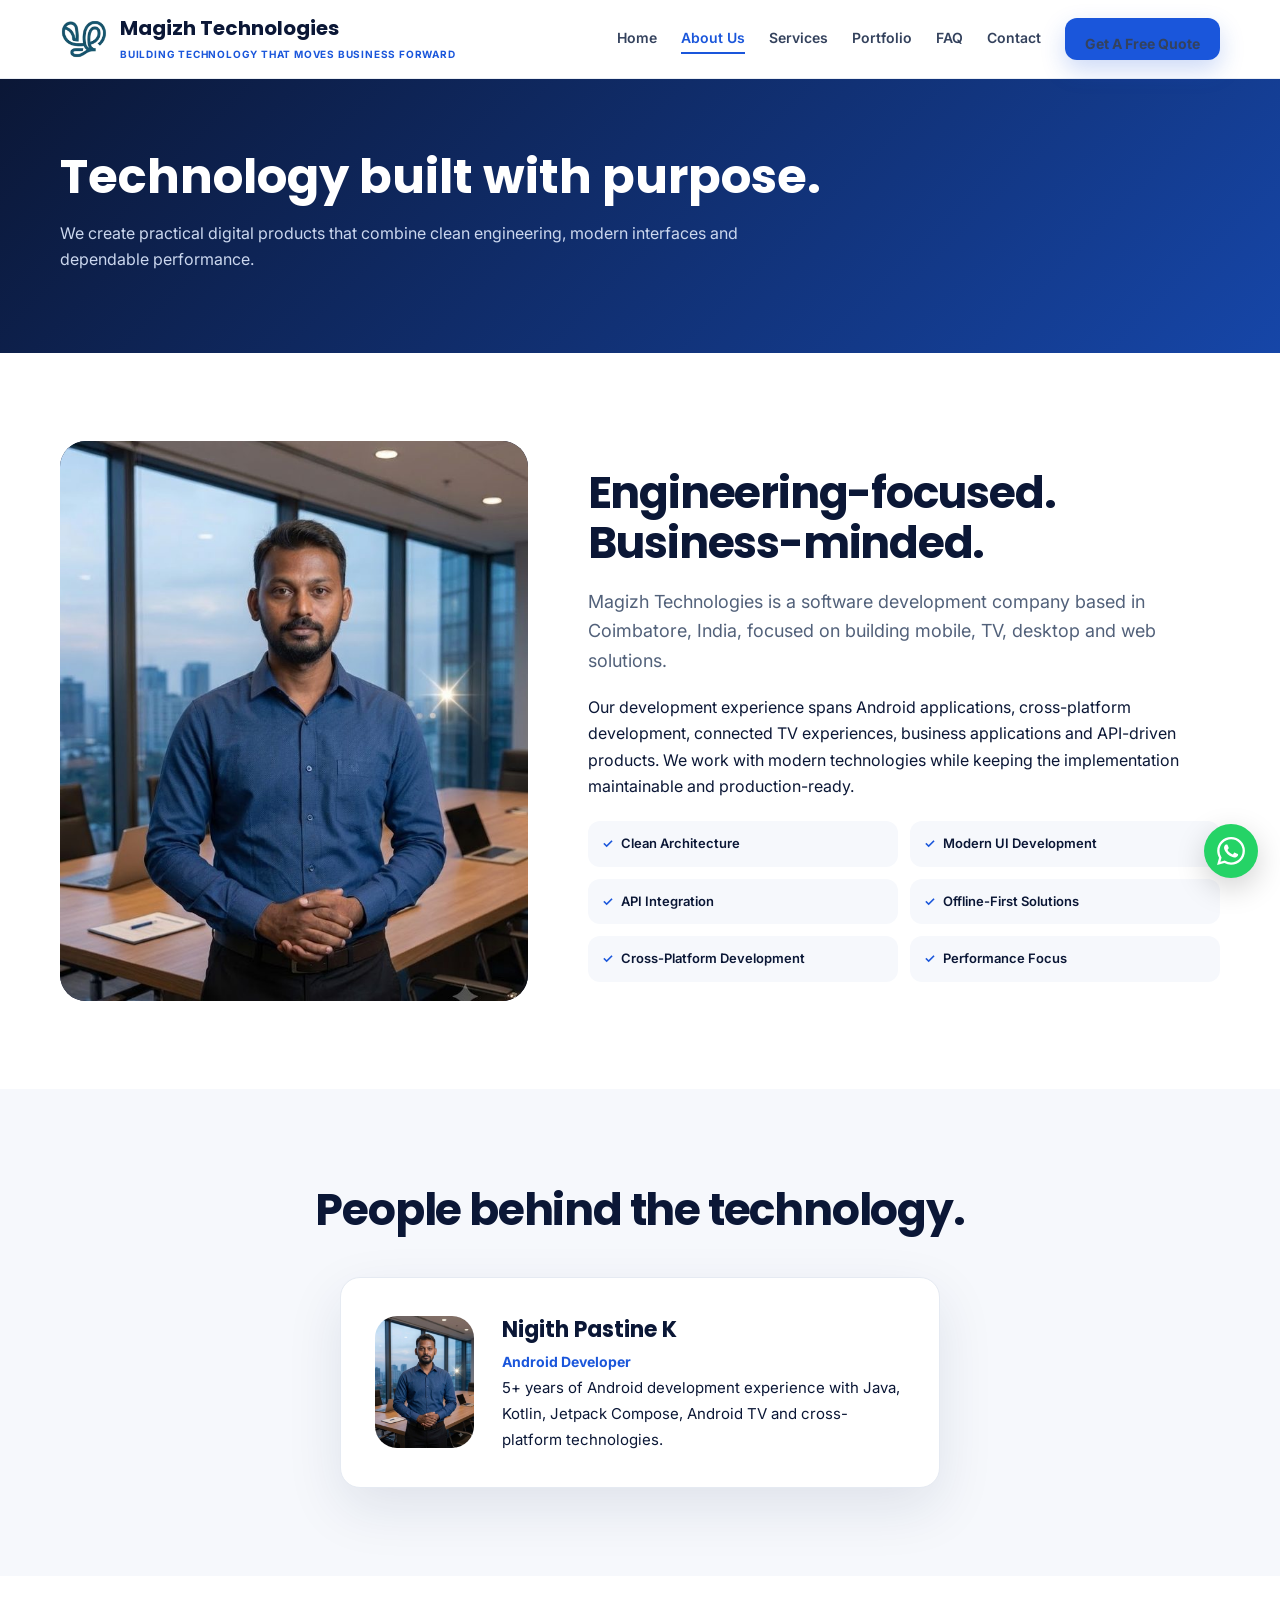
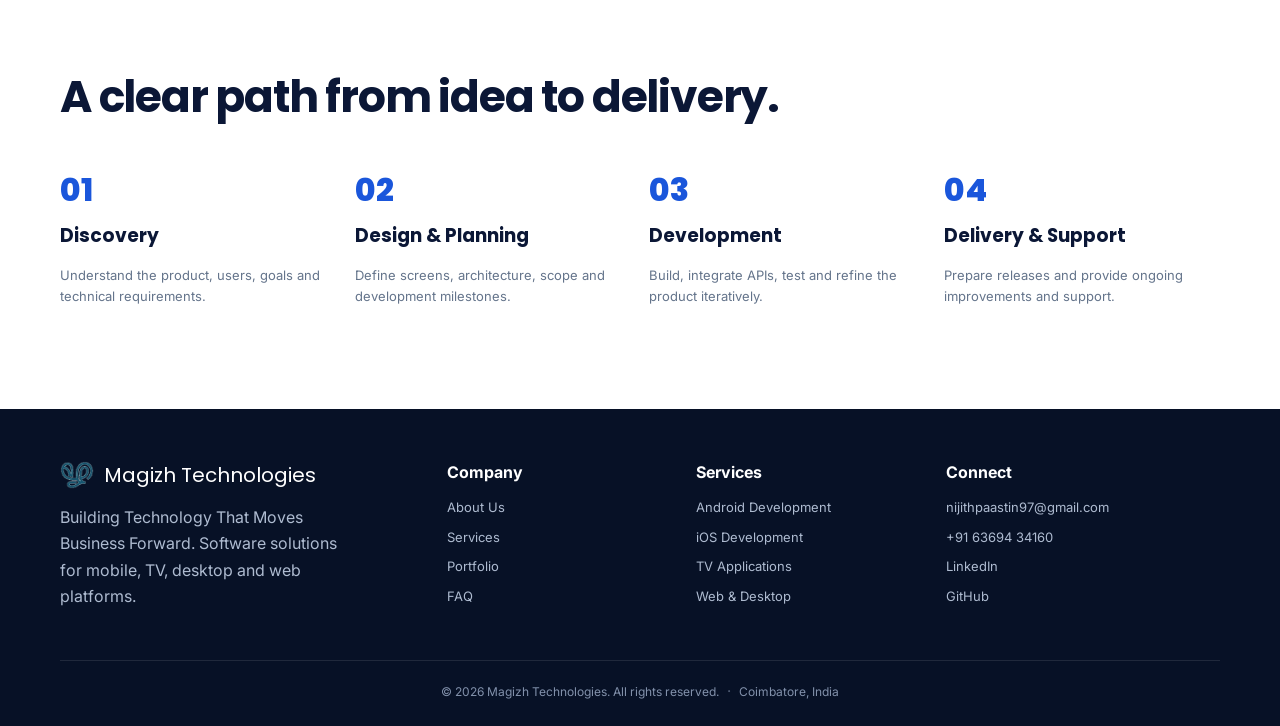
<file: about.html>
<!doctype html><html lang="en"><head><meta charset="utf-8"><meta name="viewport" content="width=device-width,initial-scale=1"><meta name="description" content="Learn about Magizh Technologies, our development approach and team."><title>About Us | Magizh Technologies</title><link rel="stylesheet" href="style.css">
<link rel="icon" type="image/png" href="[data-uri]">
<link rel="apple-touch-icon" href="assets/images/apple-touch-icon.png">
<meta name="theme-color" content="#0b1736"></head><body>
<div class="scroll-progress"><div class="scroll-progress-bar" id="scrollProgress"></div></div><header><div class="container nav"><a class="brand" href="index.html"><img src="[data-uri]" alt="Magizh Technologies logo"><div><strong>Magizh Technologies</strong><span>BUILDING TECHNOLOGY THAT MOVES BUSINESS FORWARD</span></div></a><button class="menu" id="menuBtn" aria-label="Menu" aria-expanded="false"><span></span><span></span><span></span></button><nav class="navlinks"><a class="" href="index.html">Home</a><a class="active" href="about.html">About Us</a><a class="" href="services.html">Services</a><a class="" href="portfolio.html">Portfolio</a><a class="" href="faq.html">FAQ</a><a class="" href="contact.html">Contact</a><a class="btn btn-primary" href="contact.html">Get A Free Quote</a></nav></div></header><main><section class="page-hero"><div class="container"><h1>Technology built with purpose.</h1><p>We create practical digital products that combine clean engineering, modern interfaces and dependable performance.</p></div></section>
<section class="section"><div class="container about-grid"><div class="about-photo"><img src="[data-uri]" alt="Nigith Pastine K" onerror="this.onerror=null;this.src='[data-uri]';"></div><div><h2>Engineering-focused. Business-minded.</h2><p class="lead">Magizh Technologies is a software development company based in Coimbatore, India, focused on building mobile, TV, desktop and web solutions.</p><p>Our development experience spans Android applications, cross-platform development, connected TV experiences, business applications and API-driven products. We work with modern technologies while keeping the implementation maintainable and production-ready.</p><div class="checklist"><div class="check">Clean Architecture</div><div class="check">Modern UI Development</div><div class="check">API Integration</div><div class="check">Offline-First Solutions</div><div class="check">Cross-Platform Development</div><div class="check">Performance Focus</div></div></div></div></section>
<section class="section soft"><div class="container"><div class="section-head center"><h2>People behind the technology.</h2></div><div class="team solo"><div class="person"><img src="[data-uri]" alt="Nigith Pastine K" onerror="this.onerror=null;this.src='[data-uri]';"><div><h3>Nigith Pastine K</h3><p>Android Developer</p><span>5+ years of Android development experience with Java, Kotlin, Jetpack Compose, Android TV and cross-platform technologies.</span></div></div></div></div></section>
<section class="section"><div class="container"><div class="section-head"><h2>A clear path from idea to delivery.</h2></div><div class="process"><div class="step"><div class="num">01</div><h3>Discovery</h3><p>Understand the product, users, goals and technical requirements.</p></div><div class="step"><div class="num">02</div><h3>Design & Planning</h3><p>Define screens, architecture, scope and development milestones.</p></div><div class="step"><div class="num">03</div><h3>Development</h3><p>Build, integrate APIs, test and refine the product iteratively.</p></div><div class="step"><div class="num">04</div><h3>Delivery & Support</h3><p>Prepare releases and provide ongoing improvements and support.</p></div></div></div></section></main><footer><div class="container"><div class="footer-grid"><div><div class="footer-brand"><img src="[data-uri]" alt=""><span>Magizh Technologies</span></div><p>Building Technology That Moves Business Forward. Software solutions for mobile, TV, desktop and web platforms.</p></div><div><h4>Company</h4><a href="about.html">About Us</a><a href="services.html">Services</a><a href="portfolio.html">Portfolio</a><a href="faq.html">FAQ</a></div><div><h4>Services</h4><a href="services.html">Android Development</a><a href="services.html">iOS Development</a><a href="services.html">TV Applications</a><a href="services.html">Web & Desktop</a></div><div><h4>Connect</h4><a href="mailto:nijithpaastin97@gmail.com">nijithpaastin97@gmail.com</a><a href="tel:+916369434160">+91 63694 34160</a><a href="https://www.linkedin.com/in/nigith-pastine-k-633721241/" target="_blank">LinkedIn</a><a href="https://github.com/nijith-paastin-k" target="_blank">GitHub</a></div></div><div class="copy"><span>© 2026 Magizh Technologies. All rights reserved.</span><span class="dot">·</span><span>Coimbatore, India</span></div></div></footer>
<a class="whatsapp" href="https://wa.me/916369434160" target="_blank" aria-label="WhatsApp"><svg viewBox="0 0 24 24" xmlns="http://www.w3.org/2000/svg" fill="#ffffff" role="img" aria-label="WhatsApp"><path d="M17.472 14.382c-.297-.149-1.758-.867-2.03-.967-.273-.099-.471-.148-.67.15-.197.297-.767.966-.94 1.164-.173.199-.347.223-.644.075-.297-.15-1.255-.463-2.39-1.475-.883-.788-1.48-1.761-1.653-2.059-.173-.297-.018-.458.13-.606.134-.133.298-.347.446-.52.149-.174.198-.298.298-.497.099-.198.05-.371-.025-.52-.075-.149-.669-1.612-.916-2.207-.242-.579-.487-.5-.669-.51-.173-.008-.371-.01-.57-.01-.198 0-.52.074-.792.372-.272.297-1.04 1.016-1.04 2.479 0 1.462 1.065 2.875 1.213 3.074.149.198 2.096 3.2 5.077 4.487.709.306 1.262.489 1.694.625.712.227 1.36.195 1.871.118.571-.085 1.758-.719 2.006-1.413.248-.694.248-1.289.173-1.413-.074-.124-.272-.198-.57-.347m-5.421 7.403h-.004a9.87 9.87 0 01-5.031-1.378l-.361-.214-3.741.982.998-3.648-.235-.374a9.86 9.86 0 01-1.51-5.26c.001-5.45 4.436-9.884 9.888-9.884 2.64 0 5.122 1.03 6.988 2.898a9.825 9.825 0 012.893 6.994c-.003 5.45-4.437 9.884-9.885 9.884m8.413-18.297A11.815 11.815 0 0012.05 0C5.495 0 .16 5.335.157 11.892c0 2.096.547 4.142 1.588 5.945L.057 24l6.305-1.654a11.882 11.882 0 005.683 1.448h.005c6.554 0 11.89-5.335 11.893-11.893a11.821 11.821 0 00-3.48-8.413Z"/></svg></a><button class="back-to-top" id="backToTop" aria-label="Back to top">↑</button>
<script src="app.js"></script></body></html>
</file>
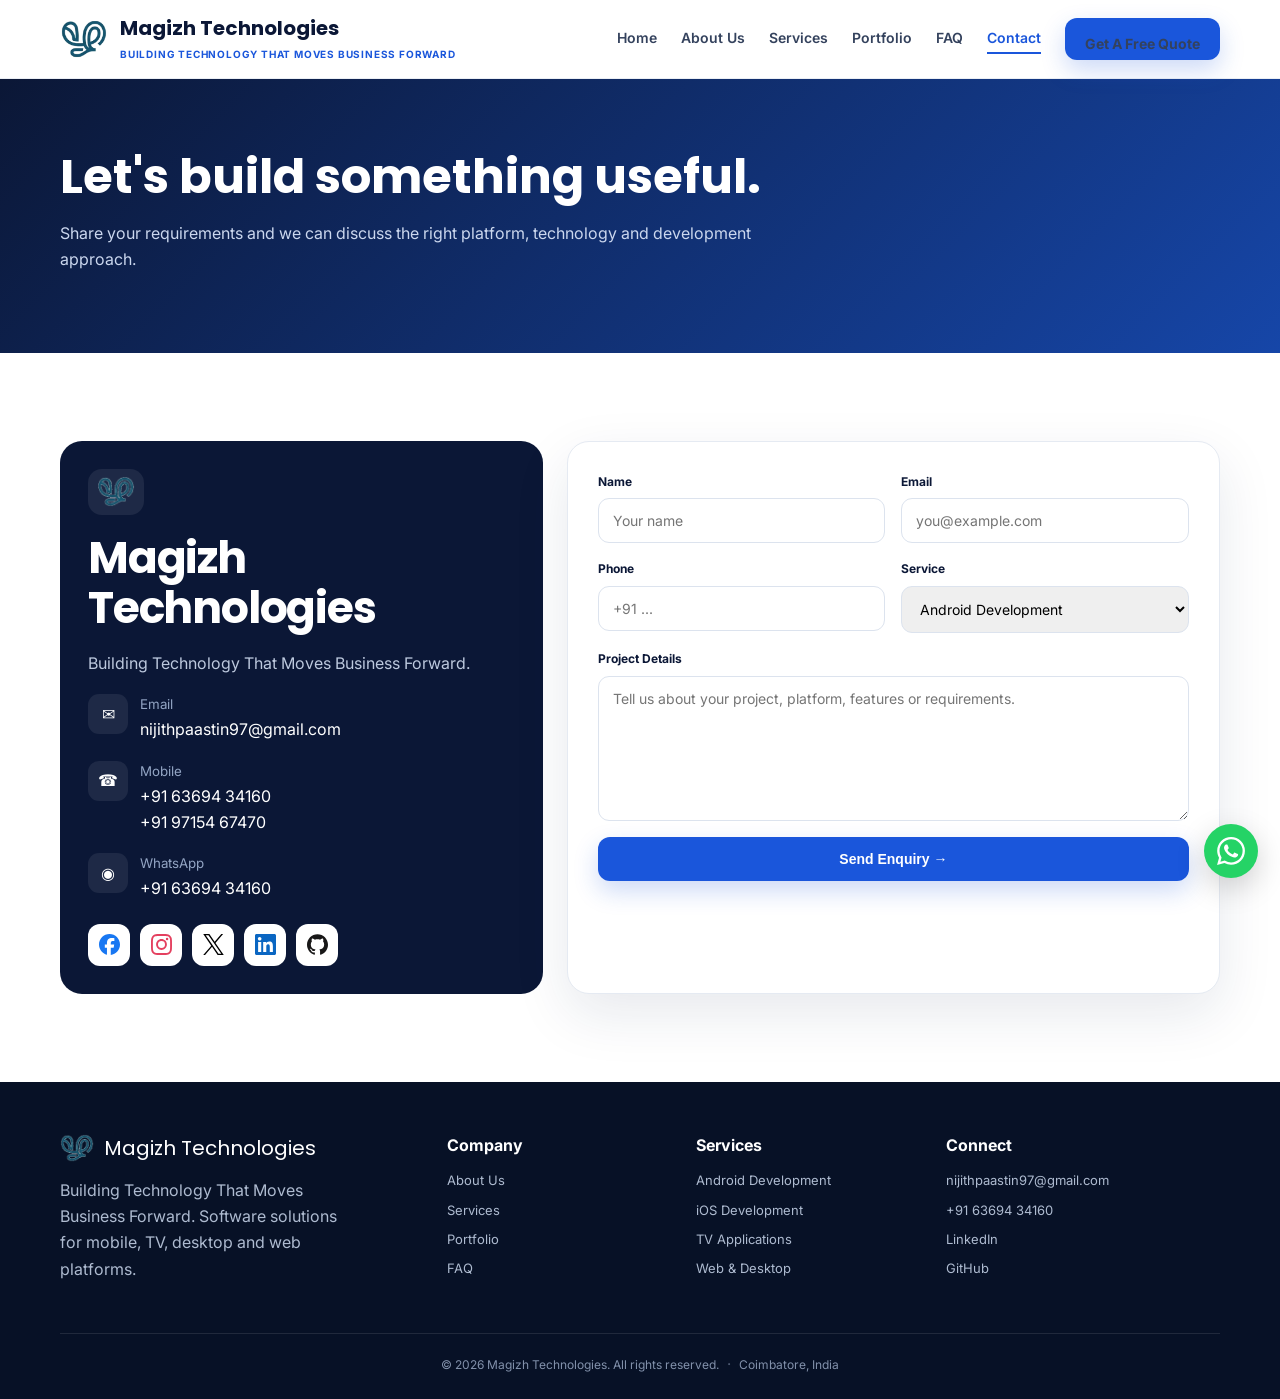
<file: contact.html>
<!doctype html><html lang="en"><head><meta charset="utf-8"><meta name="viewport" content="width=device-width,initial-scale=1"><meta name="description" content="Contact Magizh Technologies for Android, iOS, TV, desktop and web development projects."><title>Contact | Magizh Technologies</title><link rel="stylesheet" href="style.css">
<link rel="icon" type="image/png" href="[data-uri]">
<link rel="apple-touch-icon" href="assets/images/apple-touch-icon.png">
<meta name="theme-color" content="#0b1736"></head><body>
<div class="scroll-progress"><div class="scroll-progress-bar" id="scrollProgress"></div></div><header><div class="container nav"><a class="brand" href="index.html"><img src="[data-uri]" alt="Magizh Technologies logo"><div><strong>Magizh Technologies</strong><span>BUILDING TECHNOLOGY THAT MOVES BUSINESS FORWARD</span></div></a><button class="menu" id="menuBtn" aria-label="Menu" aria-expanded="false"><span></span><span></span><span></span></button><nav class="navlinks"><a class="" href="index.html">Home</a><a class="" href="about.html">About Us</a><a class="" href="services.html">Services</a><a class="" href="portfolio.html">Portfolio</a><a class="" href="faq.html">FAQ</a><a class="active" href="contact.html">Contact</a><a class="btn btn-primary" href="contact.html">Get A Free Quote</a></nav></div></header><main><section class="page-hero"><div class="container"><h1>Let's build something useful.</h1><p>Share your requirements and we can discuss the right platform, technology and development approach.</p></div></section><section class="section"><div class="container contact-grid"><div class="contact-card"><div class="cc-logo"><img src="[data-uri]" alt=""></div><h2>Magizh Technologies</h2><p>Building Technology That Moves Business Forward.</p><div class="contact-item"><div class="ci">✉</div><div><small>Email</small><a href="mailto:nijithpaastin97@gmail.com">nijithpaastin97@gmail.com</a></div></div><div class="contact-item"><div class="ci">☎</div><div><small>Mobile</small><a href="tel:+916369434160">+91 63694 34160</a><br><a href="tel:+919715467470">+91 97154 67470</a></div></div><div class="contact-item"><div class="ci">◉</div><div><small>WhatsApp</small><a href="https://wa.me/916369434160" target="_blank">+91 63694 34160</a></div></div><div class="socials"><a href="https://www.facebook.com/theri.nijith/" target="_blank" aria-label="Facebook"><svg viewBox="0 0 24 24" xmlns="http://www.w3.org/2000/svg" fill="#1877F2" role="img" aria-label="Facebook"><path d="M9.101 23.691v-7.98H6.627v-3.667h2.474v-1.58c0-4.085 1.848-5.978 5.858-5.978.401 0 .955.042 1.468.103a8.68 8.68 0 0 1 1.141.195v3.325a8.623 8.623 0 0 0-.653-.036 26.805 26.805 0 0 0-.733-.009c-.707 0-1.259.096-1.675.309a1.686 1.686 0 0 0-.679.622c-.258.42-.374.995-.374 1.752v1.297h3.919l-.386 2.103-.287 1.564h-3.246v8.245C19.396 23.238 24 18.179 24 12.044c0-6.627-5.373-12-12-12s-12 5.373-12 12c0 5.628 3.874 10.35 9.101 11.647Z"/></svg></a><a href="https://www.instagram.com/nijith_paastin_k/" target="_blank" aria-label="Instagram"><svg viewBox="0 0 24 24" xmlns="http://www.w3.org/2000/svg" fill="#E4405F" role="img" aria-label="Instagram"><path d="M7.0301.084c-1.2768.0602-2.1487.264-2.911.5634-.7888.3075-1.4575.72-2.1228 1.3877-.6652.6677-1.075 1.3368-1.3802 2.127-.2954.7638-.4956 1.6365-.552 2.914-.0564 1.2775-.0689 1.6882-.0626 4.947.0062 3.2586.0206 3.6671.0825 4.9473.061 1.2765.264 2.1482.5635 2.9107.308.7889.72 1.4573 1.388 2.1228.6679.6655 1.3365 1.0743 2.1285 1.38.7632.295 1.6361.4961 2.9134.552 1.2773.056 1.6884.069 4.9462.0627 3.2578-.0062 3.668-.0207 4.9478-.0814 1.28-.0607 2.147-.2652 2.9098-.5633.7889-.3086 1.4578-.72 2.1228-1.3881.665-.6682 1.0745-1.3378 1.3795-2.1284.2957-.7632.4966-1.636.552-2.9124.056-1.2809.0692-1.6898.063-4.948-.0063-3.2583-.021-3.6668-.0817-4.9465-.0607-1.2797-.264-2.1487-.5633-2.9117-.3084-.7889-.72-1.4568-1.3876-2.1228C21.2982 1.33 20.628.9208 19.8378.6165 19.074.321 18.2017.1197 16.9244.0645 15.6471.0093 15.236-.005 11.977.0014 8.718.0076 8.31.0215 7.0301.0839m.1402 21.6932c-1.17-.0509-1.8053-.2453-2.2287-.408-.5606-.216-.96-.4771-1.3819-.895-.422-.4178-.6811-.8186-.9-1.378-.1644-.4234-.3624-1.058-.4171-2.228-.0595-1.2645-.072-1.6442-.079-4.848-.007-3.2037.0053-3.583.0607-4.848.05-1.169.2456-1.805.408-2.2282.216-.5613.4762-.96.895-1.3816.4188-.4217.8184-.6814 1.3783-.9003.423-.1651 1.0575-.3614 2.227-.4171 1.2655-.06 1.6447-.072 4.848-.079 3.2033-.007 3.5835.005 4.8495.0608 1.169.0508 1.8053.2445 2.228.408.5608.216.96.4754 1.3816.895.4217.4194.6816.8176.9005 1.3787.1653.4217.3617 1.056.4169 2.2263.0602 1.2655.0739 1.645.0796 4.848.0058 3.203-.0055 3.5834-.061 4.848-.051 1.17-.245 1.8055-.408 2.2294-.216.5604-.4763.96-.8954 1.3814-.419.4215-.8181.6811-1.3783.9-.4224.1649-1.0577.3617-2.2262.4174-1.2656.0595-1.6448.072-4.8493.079-3.2045.007-3.5825-.006-4.848-.0608M16.953 5.5864A1.44 1.44 0 1 0 18.39 4.144a1.44 1.44 0 0 0-1.437 1.4424M5.8385 12.012c.0067 3.4032 2.7706 6.1557 6.173 6.1493 3.4026-.0065 6.157-2.7701 6.1506-6.1733-.0065-3.4032-2.771-6.1565-6.174-6.1498-3.403.0067-6.156 2.771-6.1496 6.1738M8 12.0077a4 4 0 1 1 4.008 3.9921A3.9996 3.9996 0 0 1 8 12.0077"/></svg></a><a href="https://x.com/PaastinK" target="_blank" aria-label="X"><svg viewBox="0 0 24 24" xmlns="http://www.w3.org/2000/svg" fill="#000000" role="img" aria-label="X"><path d="M14.234 10.162 22.977 0h-2.072l-7.591 8.824L7.251 0H.258l9.168 13.343L.258 24H2.33l8.016-9.318L16.749 24h6.993zm-2.837 3.299-.929-1.329L3.076 1.56h3.182l5.965 8.532.929 1.329 7.754 11.09h-3.182z"/></svg></a><a href="https://www.linkedin.com/in/nigith-pastine-k-633721241/" target="_blank" aria-label="LinkedIn"><svg viewBox="0 0 24 24" xmlns="http://www.w3.org/2000/svg" fill="#0A66C2" role="img" aria-label="LinkedIn"><path d="M20.447 20.452h-3.554v-5.569c0-1.328-.027-3.037-1.852-3.037-1.853 0-2.136 1.445-2.136 2.939v5.667H9.351V9h3.414v1.561h.046c.477-.9 1.637-1.85 3.37-1.85 3.601 0 4.267 2.37 4.267 5.455v6.286zM5.337 7.433c-1.144 0-2.063-.926-2.063-2.065 0-1.138.92-2.063 2.063-2.063 1.14 0 2.064.925 2.064 2.063 0 1.139-.925 2.065-2.064 2.065zm1.782 13.019H3.555V9h3.564v11.452zM22.225 0H1.771C.792 0 0 .774 0 1.729v20.542C0 23.227.792 24 1.771 24h20.451C23.2 24 24 23.227 24 22.271V1.729C24 .774 23.2 0 22.222 0h.003z"/></svg></a><a href="https://github.com/nijith-paastin-k" target="_blank" aria-label="GitHub"><svg viewBox="0 0 24 24" xmlns="http://www.w3.org/2000/svg" fill="#181717" role="img" aria-label="GitHub"><path d="M12 .297c-6.63 0-12 5.373-12 12 0 5.303 3.438 9.8 8.205 11.385.6.113.82-.258.82-.577 0-.285-.01-1.04-.015-2.04-3.338.724-4.042-1.61-4.042-1.61C4.422 18.07 3.633 17.7 3.633 17.7c-1.087-.744.084-.729.084-.729 1.205.084 1.838 1.236 1.838 1.236 1.07 1.835 2.809 1.305 3.495.998.108-.776.417-1.305.76-1.605-2.665-.3-5.466-1.332-5.466-5.93 0-1.31.465-2.38 1.235-3.22-.135-.303-.54-1.523.105-3.176 0 0 1.005-.322 3.3 1.23.96-.267 1.98-.399 3-.405 1.02.006 2.04.138 3 .405 2.28-1.552 3.285-1.23 3.285-1.23.645 1.653.24 2.873.12 3.176.765.84 1.23 1.91 1.23 3.22 0 4.61-2.805 5.625-5.475 5.92.42.36.81 1.096.81 2.22 0 1.606-.015 2.896-.015 3.286 0 .315.21.69.825.57C20.565 22.092 24 17.592 24 12.297c0-6.627-5.373-12-12-12"/></svg></a></div></div><div class="form-success" id="formSuccess"><div class="fs-icon">✓</div><h3>Enquiry received</h3><p>Thanks for reaching out — we will get back to you shortly. You can also message us directly on WhatsApp for a faster response.</p><a class="btn btn-primary" href="https://wa.me/916369434160" target="_blank">Chat on WhatsApp</a></div><form id="contactForm"><div class="form-grid"><div class="field"><label for="name">Name</label><input id="name" required placeholder="Your name"></div><div class="field"><label for="email">Email</label><input id="email" type="email" required placeholder="you@example.com"></div><div class="field"><label for="phone">Phone</label><input id="phone" placeholder="+91 ..."></div><div class="field"><label for="service">Service</label><select id="service"><option>Android Development</option><option>iOS Development</option><option>Android TV / Smart TV</option><option>Desktop Application</option><option>Website</option><option>Other</option></select></div><div class="field full"><label for="message">Project Details</label><textarea id="message" required placeholder="Tell us about your project, platform, features or requirements."></textarea></div><div class="field full"><button class="btn btn-primary" type="submit">Send Enquiry →</button></div></div></form></div></section></main><footer><div class="container"><div class="footer-grid"><div><div class="footer-brand"><img src="[data-uri]" alt=""><span>Magizh Technologies</span></div><p>Building Technology That Moves Business Forward. Software solutions for mobile, TV, desktop and web platforms.</p></div><div><h4>Company</h4><a href="about.html">About Us</a><a href="services.html">Services</a><a href="portfolio.html">Portfolio</a><a href="faq.html">FAQ</a></div><div><h4>Services</h4><a href="services.html">Android Development</a><a href="services.html">iOS Development</a><a href="services.html">TV Applications</a><a href="services.html">Web & Desktop</a></div><div><h4>Connect</h4><a href="mailto:nijithpaastin97@gmail.com">nijithpaastin97@gmail.com</a><a href="tel:+916369434160">+91 63694 34160</a><a href="https://www.linkedin.com/in/nigith-pastine-k-633721241/" target="_blank">LinkedIn</a><a href="https://github.com/nijith-paastin-k" target="_blank">GitHub</a></div></div><div class="copy"><span>© 2026 Magizh Technologies. All rights reserved.</span><span class="dot">·</span><span>Coimbatore, India</span></div></div></footer>
<a class="whatsapp" href="https://wa.me/916369434160" target="_blank" aria-label="WhatsApp"><svg viewBox="0 0 24 24" xmlns="http://www.w3.org/2000/svg" fill="#ffffff" role="img" aria-label="WhatsApp"><path d="M17.472 14.382c-.297-.149-1.758-.867-2.03-.967-.273-.099-.471-.148-.67.15-.197.297-.767.966-.94 1.164-.173.199-.347.223-.644.075-.297-.15-1.255-.463-2.39-1.475-.883-.788-1.48-1.761-1.653-2.059-.173-.297-.018-.458.13-.606.134-.133.298-.347.446-.52.149-.174.198-.298.298-.497.099-.198.05-.371-.025-.52-.075-.149-.669-1.612-.916-2.207-.242-.579-.487-.5-.669-.51-.173-.008-.371-.01-.57-.01-.198 0-.52.074-.792.372-.272.297-1.04 1.016-1.04 2.479 0 1.462 1.065 2.875 1.213 3.074.149.198 2.096 3.2 5.077 4.487.709.306 1.262.489 1.694.625.712.227 1.36.195 1.871.118.571-.085 1.758-.719 2.006-1.413.248-.694.248-1.289.173-1.413-.074-.124-.272-.198-.57-.347m-5.421 7.403h-.004a9.87 9.87 0 01-5.031-1.378l-.361-.214-3.741.982.998-3.648-.235-.374a9.86 9.86 0 01-1.51-5.26c.001-5.45 4.436-9.884 9.888-9.884 2.64 0 5.122 1.03 6.988 2.898a9.825 9.825 0 012.893 6.994c-.003 5.45-4.437 9.884-9.885 9.884m8.413-18.297A11.815 11.815 0 0012.05 0C5.495 0 .16 5.335.157 11.892c0 2.096.547 4.142 1.588 5.945L.057 24l6.305-1.654a11.882 11.882 0 005.683 1.448h.005c6.554 0 11.89-5.335 11.893-11.893a11.821 11.821 0 00-3.48-8.413Z"/></svg></a><button class="back-to-top" id="backToTop" aria-label="Back to top">↑</button>
<script src="app.js"></script></body></html>
</file>
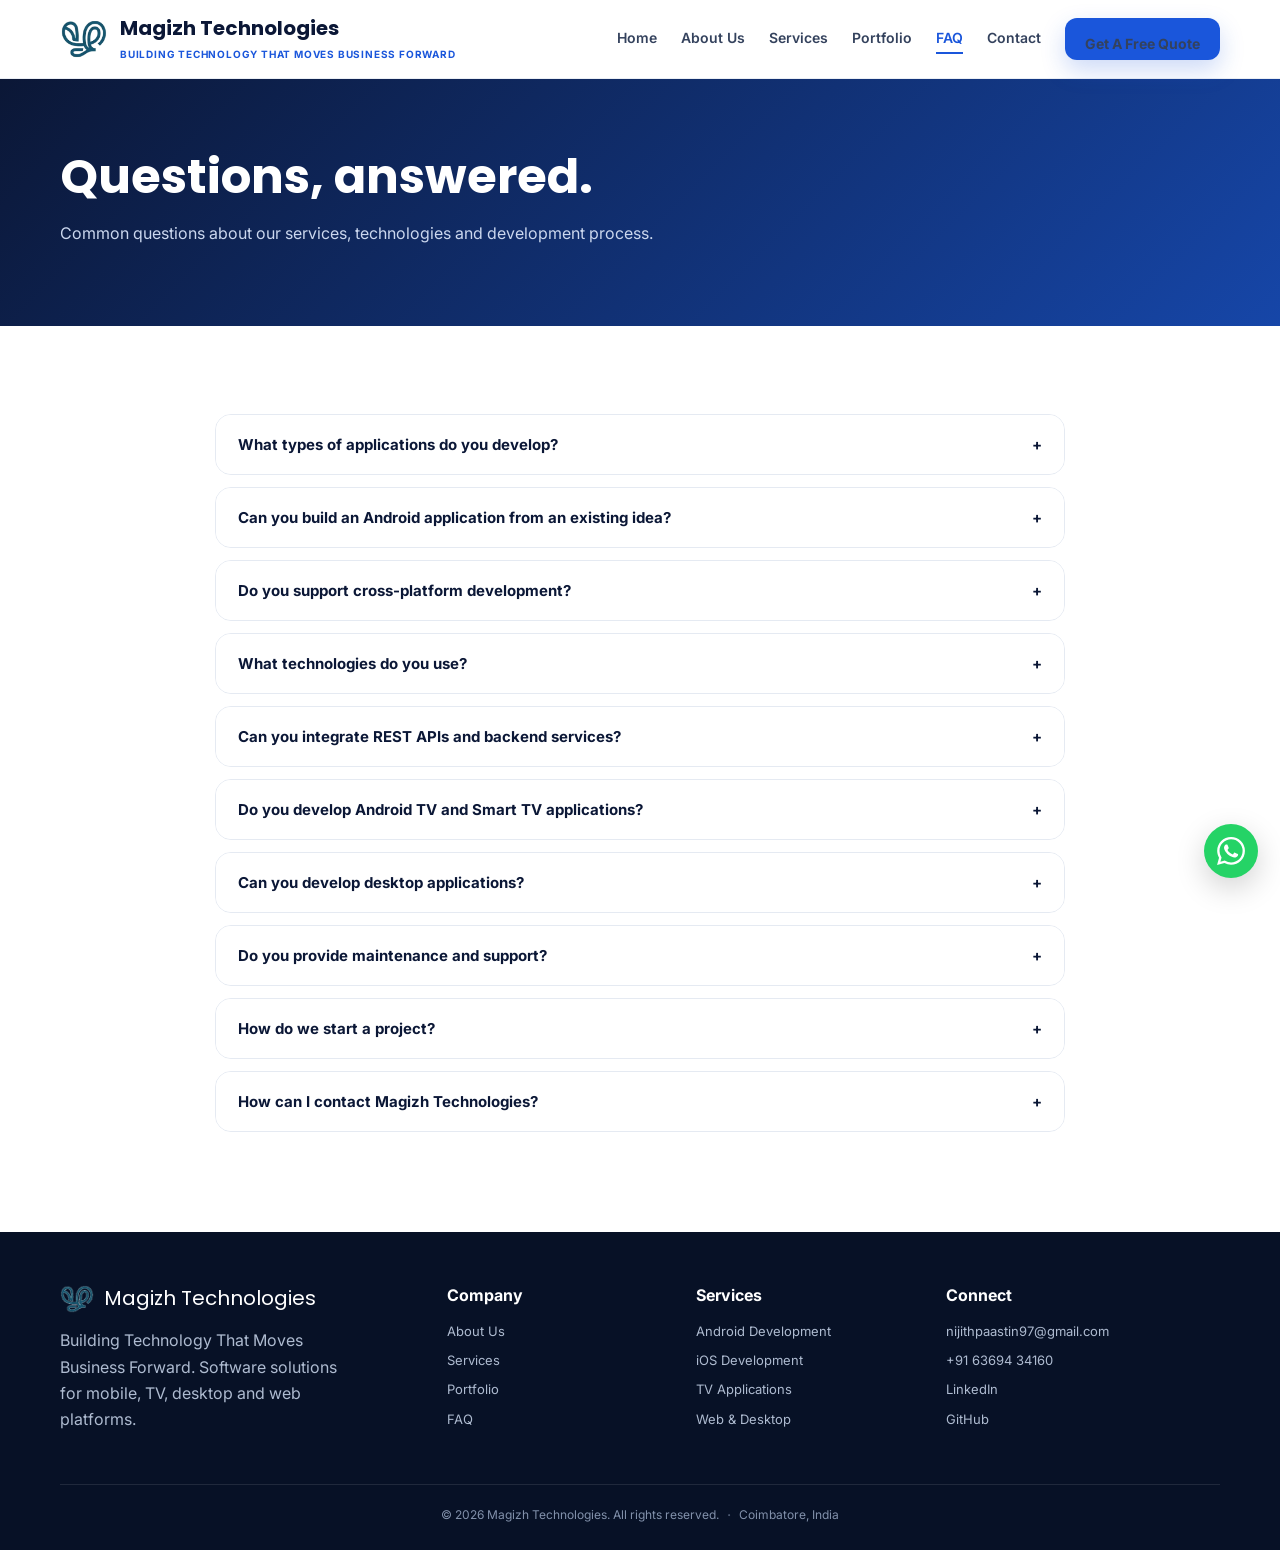
<file: faq.html>
<!doctype html><html lang="en"><head><meta charset="utf-8"><meta name="viewport" content="width=device-width,initial-scale=1"><meta name="description" content="Frequently asked questions about Magizh Technologies software development services."><title>FAQ | Magizh Technologies</title><link rel="stylesheet" href="style.css">
<link rel="icon" type="image/png" href="[data-uri]">
<link rel="apple-touch-icon" href="assets/images/apple-touch-icon.png">
<meta name="theme-color" content="#0b1736"></head><body>
<div class="scroll-progress"><div class="scroll-progress-bar" id="scrollProgress"></div></div><header><div class="container nav"><a class="brand" href="index.html"><img src="[data-uri]" alt="Magizh Technologies logo"><div><strong>Magizh Technologies</strong><span>BUILDING TECHNOLOGY THAT MOVES BUSINESS FORWARD</span></div></a><button class="menu" id="menuBtn" aria-label="Menu" aria-expanded="false"><span></span><span></span><span></span></button><nav class="navlinks"><a class="" href="index.html">Home</a><a class="" href="about.html">About Us</a><a class="" href="services.html">Services</a><a class="" href="portfolio.html">Portfolio</a><a class="active" href="faq.html">FAQ</a><a class="" href="contact.html">Contact</a><a class="btn btn-primary" href="contact.html">Get A Free Quote</a></nav></div></header><main><section class="page-hero"><div class="container"><h1>Questions, answered.</h1><p>Common questions about our services, technologies and development process.</p></div></section><section class="section"><div class="container faqs"><div class="faq"><button type="button">What types of applications do you develop?<span>+</span></button><div class="answer">We develop Android, iOS, Android TV, Smart TV and desktop applications for Windows, Mac and Linux, along with responsive websites and web solutions.</div></div><div class="faq"><button type="button">Can you build an Android application from an existing idea?<span>+</span></button><div class="answer">Yes. We can discuss the product requirements, target users, screens, APIs, architecture and release needs before development.</div></div><div class="faq"><button type="button">Do you support cross-platform development?<span>+</span></button><div class="answer">Yes. Kotlin Multiplatform and Compose Multiplatform are part of our technology stack for suitable cross-platform requirements.</div></div><div class="faq"><button type="button">What technologies do you use?<span>+</span></button><div class="answer">Our core technologies include Java, Kotlin, Jetpack Compose, Kotlin Multiplatform, Compose Multiplatform, Python and Django.</div></div><div class="faq"><button type="button">Can you integrate REST APIs and backend services?<span>+</span></button><div class="answer">Yes. Our development experience includes REST API integration, authentication, local storage, synchronization and backend-connected application workflows.</div></div><div class="faq"><button type="button">Do you develop Android TV and Smart TV applications?<span>+</span></button><div class="answer">Yes. We can build TV-focused applications with large-screen layouts, remote-friendly navigation and media-oriented experiences.</div></div><div class="faq"><button type="button">Can you develop desktop applications?<span>+</span></button><div class="answer">Yes. We support application development for Windows, Mac and Linux, including cross-platform approaches where appropriate.</div></div><div class="faq"><button type="button">Do you provide maintenance and support?<span>+</span></button><div class="answer">Yes. We can support bug fixes, UI improvements, feature enhancements, API changes, performance improvements and ongoing product updates.</div></div><div class="faq"><button type="button">How do we start a project?<span>+</span></button><div class="answer">Send us your product idea, requirements or existing application details through the Contact page or WhatsApp. We can then discuss scope and the next steps.</div></div><div class="faq"><button type="button">How can I contact Magizh Technologies?<span>+</span></button><div class="answer">You can reach us by phone or WhatsApp at +91 63694 34160, by email at nijithpaastin97@gmail.com, or through our social profiles.</div></div></div></section></main><footer><div class="container"><div class="footer-grid"><div><div class="footer-brand"><img src="[data-uri]" alt=""><span>Magizh Technologies</span></div><p>Building Technology That Moves Business Forward. Software solutions for mobile, TV, desktop and web platforms.</p></div><div><h4>Company</h4><a href="about.html">About Us</a><a href="services.html">Services</a><a href="portfolio.html">Portfolio</a><a href="faq.html">FAQ</a></div><div><h4>Services</h4><a href="services.html">Android Development</a><a href="services.html">iOS Development</a><a href="services.html">TV Applications</a><a href="services.html">Web & Desktop</a></div><div><h4>Connect</h4><a href="mailto:nijithpaastin97@gmail.com">nijithpaastin97@gmail.com</a><a href="tel:+916369434160">+91 63694 34160</a><a href="https://www.linkedin.com/in/nigith-pastine-k-633721241/" target="_blank">LinkedIn</a><a href="https://github.com/nijith-paastin-k" target="_blank">GitHub</a></div></div><div class="copy"><span>© 2026 Magizh Technologies. All rights reserved.</span><span class="dot">·</span><span>Coimbatore, India</span></div></div></footer>
<a class="whatsapp" href="https://wa.me/916369434160" target="_blank" aria-label="WhatsApp"><svg viewBox="0 0 24 24" xmlns="http://www.w3.org/2000/svg" fill="#ffffff" role="img" aria-label="WhatsApp"><path d="M17.472 14.382c-.297-.149-1.758-.867-2.03-.967-.273-.099-.471-.148-.67.15-.197.297-.767.966-.94 1.164-.173.199-.347.223-.644.075-.297-.15-1.255-.463-2.39-1.475-.883-.788-1.48-1.761-1.653-2.059-.173-.297-.018-.458.13-.606.134-.133.298-.347.446-.52.149-.174.198-.298.298-.497.099-.198.05-.371-.025-.52-.075-.149-.669-1.612-.916-2.207-.242-.579-.487-.5-.669-.51-.173-.008-.371-.01-.57-.01-.198 0-.52.074-.792.372-.272.297-1.04 1.016-1.04 2.479 0 1.462 1.065 2.875 1.213 3.074.149.198 2.096 3.2 5.077 4.487.709.306 1.262.489 1.694.625.712.227 1.36.195 1.871.118.571-.085 1.758-.719 2.006-1.413.248-.694.248-1.289.173-1.413-.074-.124-.272-.198-.57-.347m-5.421 7.403h-.004a9.87 9.87 0 01-5.031-1.378l-.361-.214-3.741.982.998-3.648-.235-.374a9.86 9.86 0 01-1.51-5.26c.001-5.45 4.436-9.884 9.888-9.884 2.64 0 5.122 1.03 6.988 2.898a9.825 9.825 0 012.893 6.994c-.003 5.45-4.437 9.884-9.885 9.884m8.413-18.297A11.815 11.815 0 0012.05 0C5.495 0 .16 5.335.157 11.892c0 2.096.547 4.142 1.588 5.945L.057 24l6.305-1.654a11.882 11.882 0 005.683 1.448h.005c6.554 0 11.89-5.335 11.893-11.893a11.821 11.821 0 00-3.48-8.413Z"/></svg></a><button class="back-to-top" id="backToTop" aria-label="Back to top">↑</button>
<script src="app.js"></script></body></html>
</file>
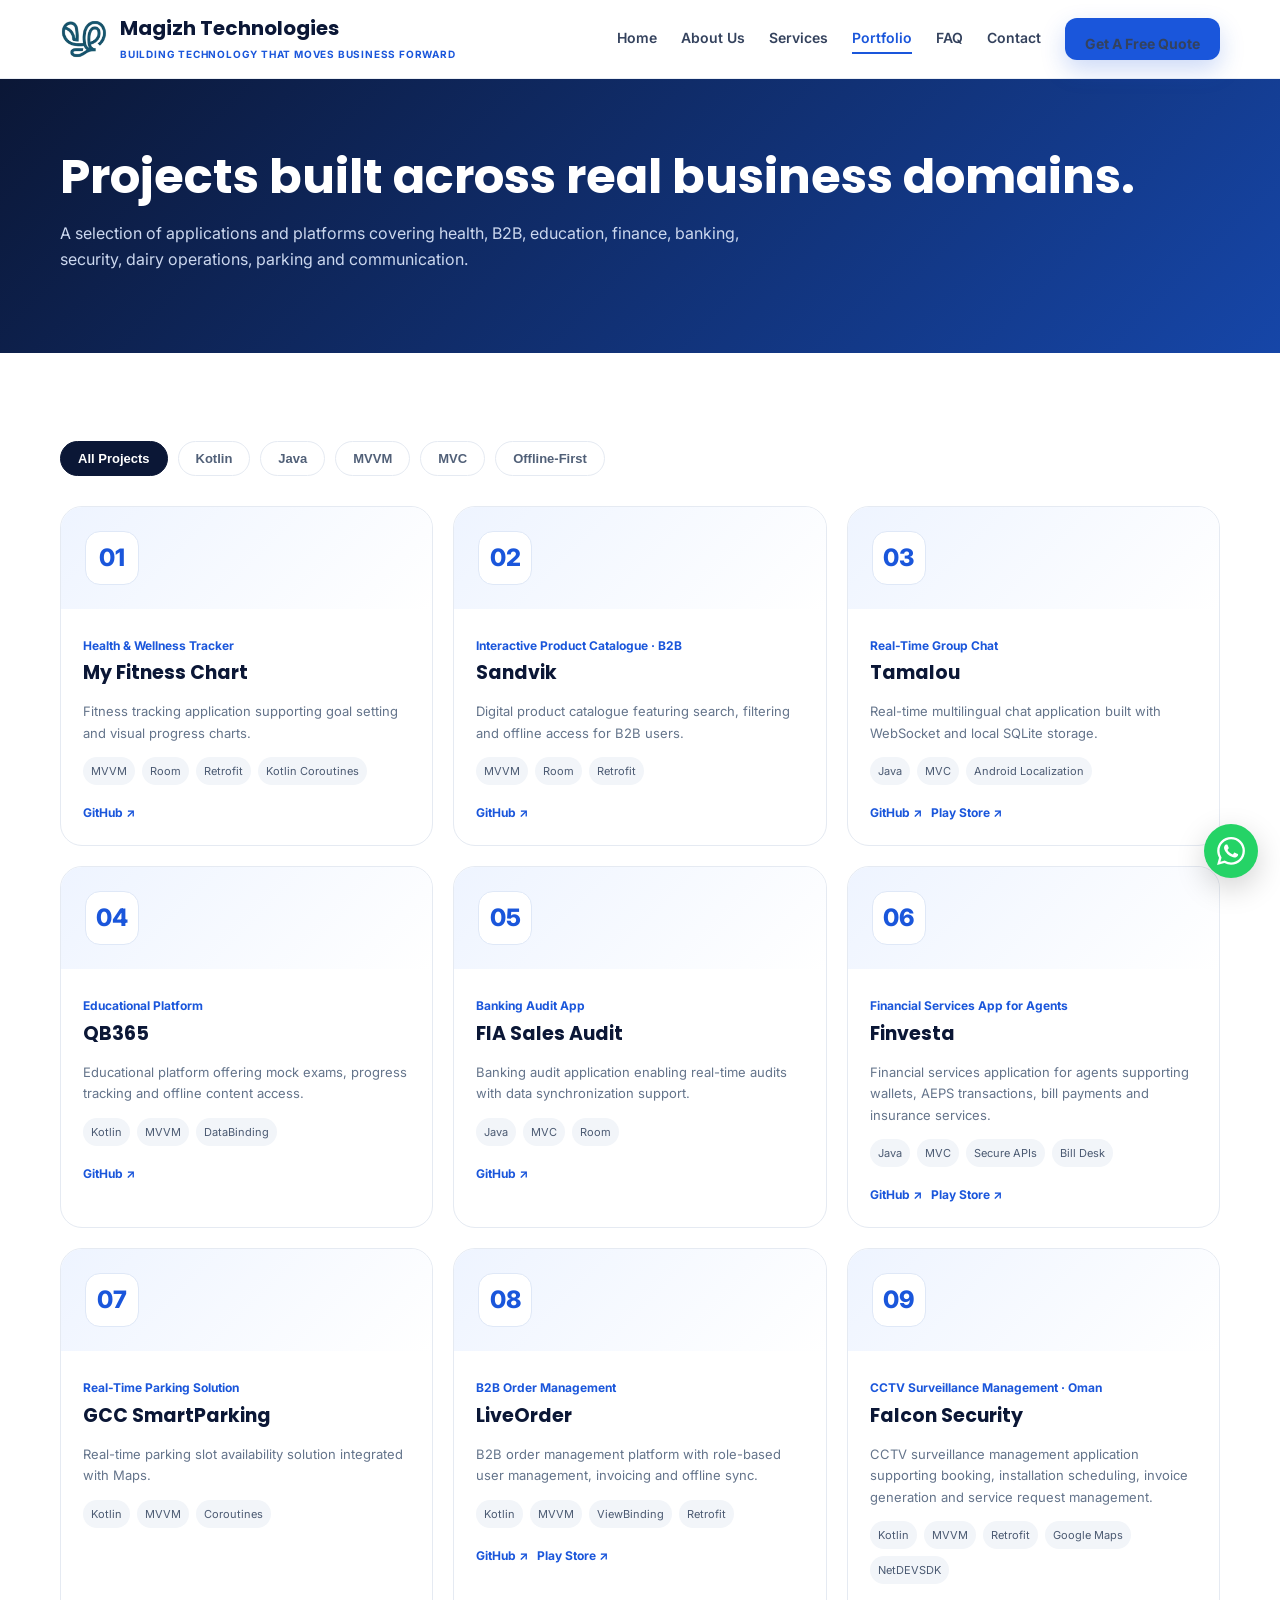
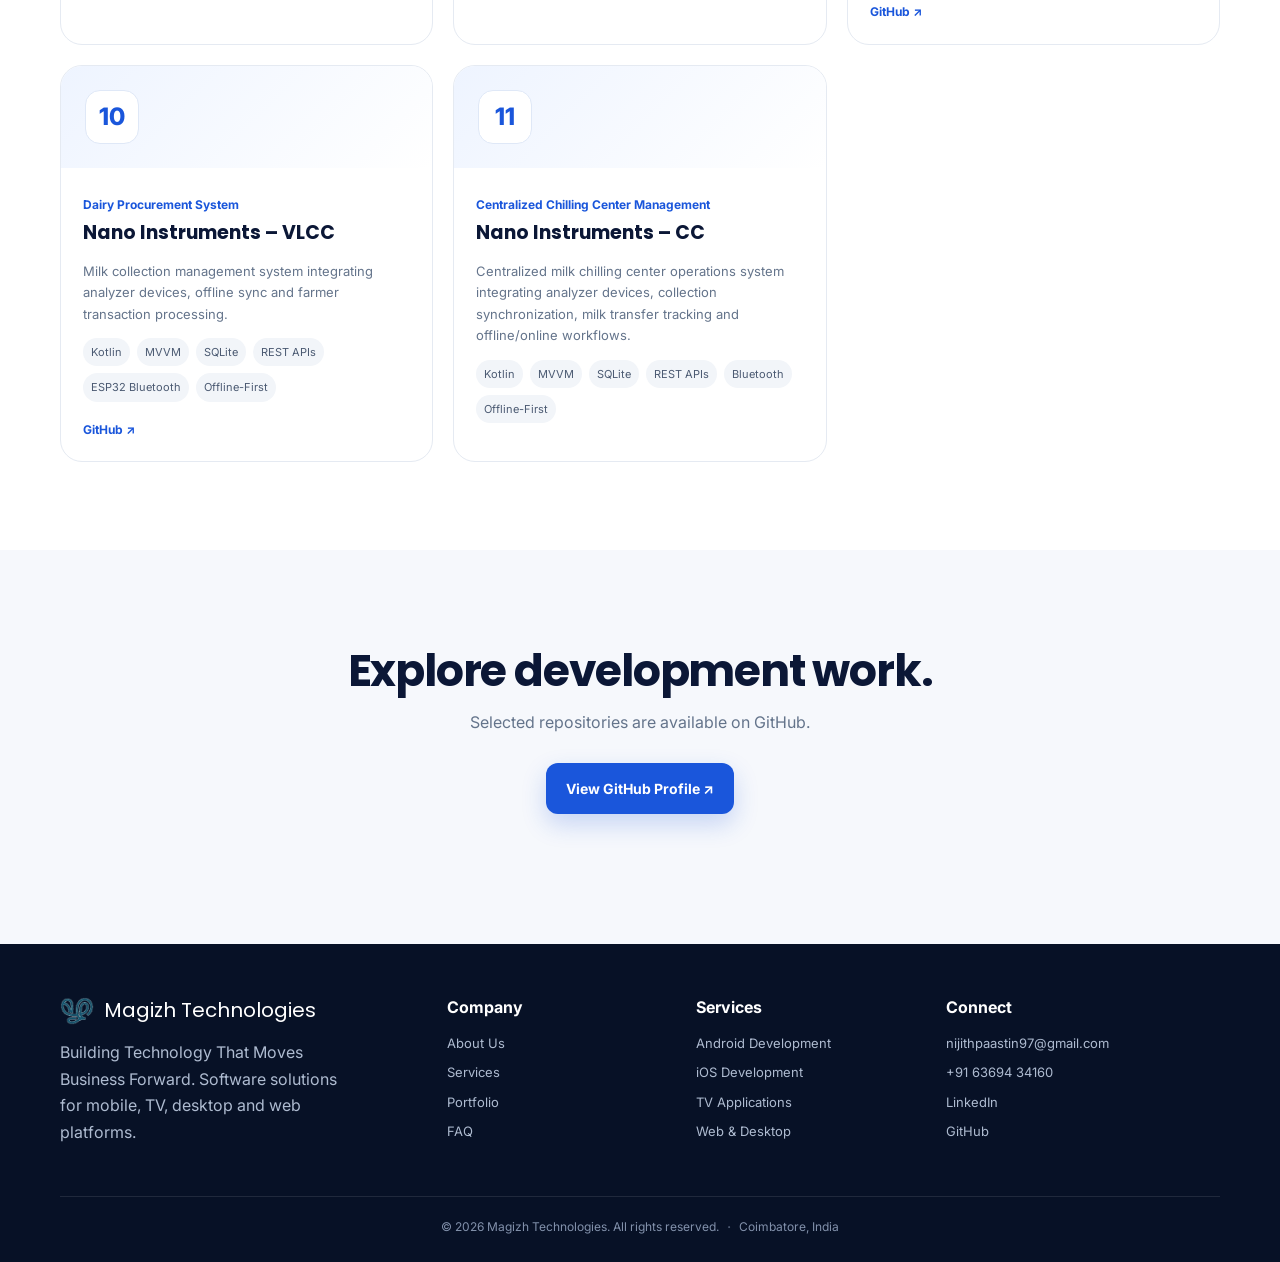
<file: portfolio.html>
<!doctype html><html lang="en"><head><meta charset="utf-8"><meta name="viewport" content="width=device-width,initial-scale=1"><meta name="description" content="Selected Android, mobile and business software projects from Nigith Pastine K&#x27;s professional development experience."><title>Portfolio | Magizh Technologies</title><link rel="stylesheet" href="style.css">
<link rel="icon" type="image/png" href="[data-uri]">
<link rel="apple-touch-icon" href="assets/images/apple-touch-icon.png">
<meta name="theme-color" content="#0b1736"></head><body>
<div class="scroll-progress"><div class="scroll-progress-bar" id="scrollProgress"></div></div><header><div class="container nav"><a class="brand" href="index.html"><img src="[data-uri]" alt="Magizh Technologies logo"><div><strong>Magizh Technologies</strong><span>BUILDING TECHNOLOGY THAT MOVES BUSINESS FORWARD</span></div></a><button class="menu" id="menuBtn" aria-label="Menu" aria-expanded="false"><span></span><span></span><span></span></button><nav class="navlinks"><a class="" href="index.html">Home</a><a class="" href="about.html">About Us</a><a class="" href="services.html">Services</a><a class="active" href="portfolio.html">Portfolio</a><a class="" href="faq.html">FAQ</a><a class="" href="contact.html">Contact</a><a class="btn btn-primary" href="contact.html">Get A Free Quote</a></nav></div></header><main><section class="page-hero"><div class="container"><h1>Projects built across real business domains.</h1><p>A selection of applications and platforms covering health, B2B, education, finance, banking, security, dairy operations, parking and communication.</p></div></section><section class="section"><div class="container"><div class="portfolio-filters"><button class="filter-btn active" data-filter="all">All Projects</button><button class="filter-btn" data-filter="kotlin">Kotlin</button><button class="filter-btn" data-filter="java">Java</button><button class="filter-btn" data-filter="mvvm">MVVM</button><button class="filter-btn" data-filter="mvc">MVC</button><button class="filter-btn" data-filter="offline-first">Offline-First</button></div><div class="projects"><article class="project" data-stack="mvvm room retrofit kotlin coroutines"><div class="project-top"><div class="mini-icon">01</div></div><div class="project-body"><span class="type">Health &amp; Wellness Tracker</span><h3>My Fitness Chart</h3><p>Fitness tracking application supporting goal setting and visual progress charts.</p><div class="tags"><span class="tag">MVVM</span><span class="tag">Room</span><span class="tag">Retrofit</span><span class="tag">Kotlin Coroutines</span></div><div class="project-links"><a href="https://github.com/nijith-paastin-k" target="_blank">GitHub ↗</a></div></div></article><article class="project" data-stack="mvvm room retrofit"><div class="project-top"><div class="mini-icon">02</div></div><div class="project-body"><span class="type">Interactive Product Catalogue · B2B</span><h3>Sandvik</h3><p>Digital product catalogue featuring search, filtering and offline access for B2B users.</p><div class="tags"><span class="tag">MVVM</span><span class="tag">Room</span><span class="tag">Retrofit</span></div><div class="project-links"><a href="https://github.com/nijith-paastin-k/Sandvik" target="_blank">GitHub ↗</a></div></div></article><article class="project" data-stack="java mvc android localization"><div class="project-top"><div class="mini-icon">03</div></div><div class="project-body"><span class="type">Real-Time Group Chat</span><h3>Tamalou</h3><p>Real-time multilingual chat application built with WebSocket and local SQLite storage.</p><div class="tags"><span class="tag">Java</span><span class="tag">MVC</span><span class="tag">Android Localization</span></div><div class="project-links"><a href="https://github.com/nijith-paastin-k/Tamalou" target="_blank">GitHub ↗</a><a href="https://play.google.com/store/apps/details?id=com.infiso.tamalou&hl=en-IN" target="_blank">Play Store ↗</a></div></div></article><article class="project" data-stack="kotlin mvvm databinding"><div class="project-top"><div class="mini-icon">04</div></div><div class="project-body"><span class="type">Educational Platform</span><h3>QB365</h3><p>Educational platform offering mock exams, progress tracking and offline content access.</p><div class="tags"><span class="tag">Kotlin</span><span class="tag">MVVM</span><span class="tag">DataBinding</span></div><div class="project-links"><a href="https://github.com/nijith-paastin-k/QB--365" target="_blank">GitHub ↗</a></div></div></article><article class="project" data-stack="java mvc room"><div class="project-top"><div class="mini-icon">05</div></div><div class="project-body"><span class="type">Banking Audit App</span><h3>FIA Sales Audit</h3><p>Banking audit application enabling real-time audits with data synchronization support.</p><div class="tags"><span class="tag">Java</span><span class="tag">MVC</span><span class="tag">Room</span></div><div class="project-links"><a href="https://github.com/nijith-paastin-k/Indian-Bank-Sales-Audit" target="_blank">GitHub ↗</a></div></div></article><article class="project" data-stack="java mvc secure apis bill desk"><div class="project-top"><div class="mini-icon">06</div></div><div class="project-body"><span class="type">Financial Services App for Agents</span><h3>Finvesta</h3><p>Financial services application for agents supporting wallets, AEPS transactions, bill payments and insurance services.</p><div class="tags"><span class="tag">Java</span><span class="tag">MVC</span><span class="tag">Secure APIs</span><span class="tag">Bill Desk</span></div><div class="project-links"><a href="https://github.com/nijith-paastin-k/FinvestaNew" target="_blank">GitHub ↗</a><a href="https://play.google.com/store/search?q=finvesta&c=apps&hl=en-IN" target="_blank">Play Store ↗</a></div></div></article><article class="project" data-stack="kotlin mvvm coroutines"><div class="project-top"><div class="mini-icon">07</div></div><div class="project-body"><span class="type">Real-Time Parking Solution</span><h3>GCC SmartParking</h3><p>Real-time parking slot availability solution integrated with Maps.</p><div class="tags"><span class="tag">Kotlin</span><span class="tag">MVVM</span><span class="tag">Coroutines</span></div></div></article><article class="project" data-stack="kotlin mvvm viewbinding retrofit"><div class="project-top"><div class="mini-icon">08</div></div><div class="project-body"><span class="type">B2B Order Management</span><h3>LiveOrder</h3><p>B2B order management platform with role-based user management, invoicing and offline sync.</p><div class="tags"><span class="tag">Kotlin</span><span class="tag">MVVM</span><span class="tag">ViewBinding</span><span class="tag">Retrofit</span></div><div class="project-links"><a href="https://github.com/nijith-paastin-k/Live-Order" target="_blank">GitHub ↗</a><a href="https://play.google.com/store/apps/details?id=com.liveorder&hl=en-IN" target="_blank">Play Store ↗</a></div></div></article><article class="project" data-stack="kotlin mvvm retrofit google maps netdevsdk"><div class="project-top"><div class="mini-icon">09</div></div><div class="project-body"><span class="type">CCTV Surveillance Management · Oman</span><h3>Falcon Security</h3><p>CCTV surveillance management application supporting booking, installation scheduling, invoice generation and service request management.</p><div class="tags"><span class="tag">Kotlin</span><span class="tag">MVVM</span><span class="tag">Retrofit</span><span class="tag">Google Maps</span><span class="tag">NetDEVSDK</span></div><div class="project-links"><a href="https://github.com/nijith-paastin-k/Falcon.git" target="_blank">GitHub ↗</a></div></div></article><article class="project" data-stack="kotlin mvvm sqlite rest apis esp32 bluetooth offline-first"><div class="project-top"><div class="mini-icon">10</div></div><div class="project-body"><span class="type">Dairy Procurement System</span><h3>Nano Instruments – VLCC</h3><p>Milk collection management system integrating analyzer devices, offline sync and farmer transaction processing.</p><div class="tags"><span class="tag">Kotlin</span><span class="tag">MVVM</span><span class="tag">SQLite</span><span class="tag">REST APIs</span><span class="tag">ESP32 Bluetooth</span><span class="tag">Offline-First</span></div><div class="project-links"><a href="https://github.com/nijith-paastin-k/Nano-Instruments-VLCC.git" target="_blank">GitHub ↗</a></div></div></article><article class="project" data-stack="kotlin mvvm sqlite rest apis bluetooth offline-first"><div class="project-top"><div class="mini-icon">11</div></div><div class="project-body"><span class="type">Centralized Chilling Center Management</span><h3>Nano Instruments – CC</h3><p>Centralized milk chilling center operations system integrating analyzer devices, collection synchronization, milk transfer tracking and offline/online workflows.</p><div class="tags"><span class="tag">Kotlin</span><span class="tag">MVVM</span><span class="tag">SQLite</span><span class="tag">REST APIs</span><span class="tag">Bluetooth</span><span class="tag">Offline-First</span></div></div></article></div></div></section><section class="section soft"><div class="container"><div class="section-head center"><h2>Explore development work.</h2><p>Selected repositories are available on GitHub.</p><div class="actions" style="justify-content:center"><a class="btn btn-primary" href="https://github.com/nijith-paastin-k" target="_blank">View GitHub Profile ↗</a></div></div></div></section></main><footer><div class="container"><div class="footer-grid"><div><div class="footer-brand"><img src="[data-uri]" alt=""><span>Magizh Technologies</span></div><p>Building Technology That Moves Business Forward. Software solutions for mobile, TV, desktop and web platforms.</p></div><div><h4>Company</h4><a href="about.html">About Us</a><a href="services.html">Services</a><a href="portfolio.html">Portfolio</a><a href="faq.html">FAQ</a></div><div><h4>Services</h4><a href="services.html">Android Development</a><a href="services.html">iOS Development</a><a href="services.html">TV Applications</a><a href="services.html">Web & Desktop</a></div><div><h4>Connect</h4><a href="mailto:nijithpaastin97@gmail.com">nijithpaastin97@gmail.com</a><a href="tel:+916369434160">+91 63694 34160</a><a href="https://www.linkedin.com/in/nigith-pastine-k-633721241/" target="_blank">LinkedIn</a><a href="https://github.com/nijith-paastin-k" target="_blank">GitHub</a></div></div><div class="copy"><span>© 2026 Magizh Technologies. All rights reserved.</span><span class="dot">·</span><span>Coimbatore, India</span></div></div></footer>
<a class="whatsapp" href="https://wa.me/916369434160" target="_blank" aria-label="WhatsApp"><svg viewBox="0 0 24 24" xmlns="http://www.w3.org/2000/svg" fill="#ffffff" role="img" aria-label="WhatsApp"><path d="M17.472 14.382c-.297-.149-1.758-.867-2.03-.967-.273-.099-.471-.148-.67.15-.197.297-.767.966-.94 1.164-.173.199-.347.223-.644.075-.297-.15-1.255-.463-2.39-1.475-.883-.788-1.48-1.761-1.653-2.059-.173-.297-.018-.458.13-.606.134-.133.298-.347.446-.52.149-.174.198-.298.298-.497.099-.198.05-.371-.025-.52-.075-.149-.669-1.612-.916-2.207-.242-.579-.487-.5-.669-.51-.173-.008-.371-.01-.57-.01-.198 0-.52.074-.792.372-.272.297-1.04 1.016-1.04 2.479 0 1.462 1.065 2.875 1.213 3.074.149.198 2.096 3.2 5.077 4.487.709.306 1.262.489 1.694.625.712.227 1.36.195 1.871.118.571-.085 1.758-.719 2.006-1.413.248-.694.248-1.289.173-1.413-.074-.124-.272-.198-.57-.347m-5.421 7.403h-.004a9.87 9.87 0 01-5.031-1.378l-.361-.214-3.741.982.998-3.648-.235-.374a9.86 9.86 0 01-1.51-5.26c.001-5.45 4.436-9.884 9.888-9.884 2.64 0 5.122 1.03 6.988 2.898a9.825 9.825 0 012.893 6.994c-.003 5.45-4.437 9.884-9.885 9.884m8.413-18.297A11.815 11.815 0 0012.05 0C5.495 0 .16 5.335.157 11.892c0 2.096.547 4.142 1.588 5.945L.057 24l6.305-1.654a11.882 11.882 0 005.683 1.448h.005c6.554 0 11.89-5.335 11.893-11.893a11.821 11.821 0 00-3.48-8.413Z"/></svg></a><button class="back-to-top" id="backToTop" aria-label="Back to top">↑</button>
<script src="app.js"></script></body></html>
</file>
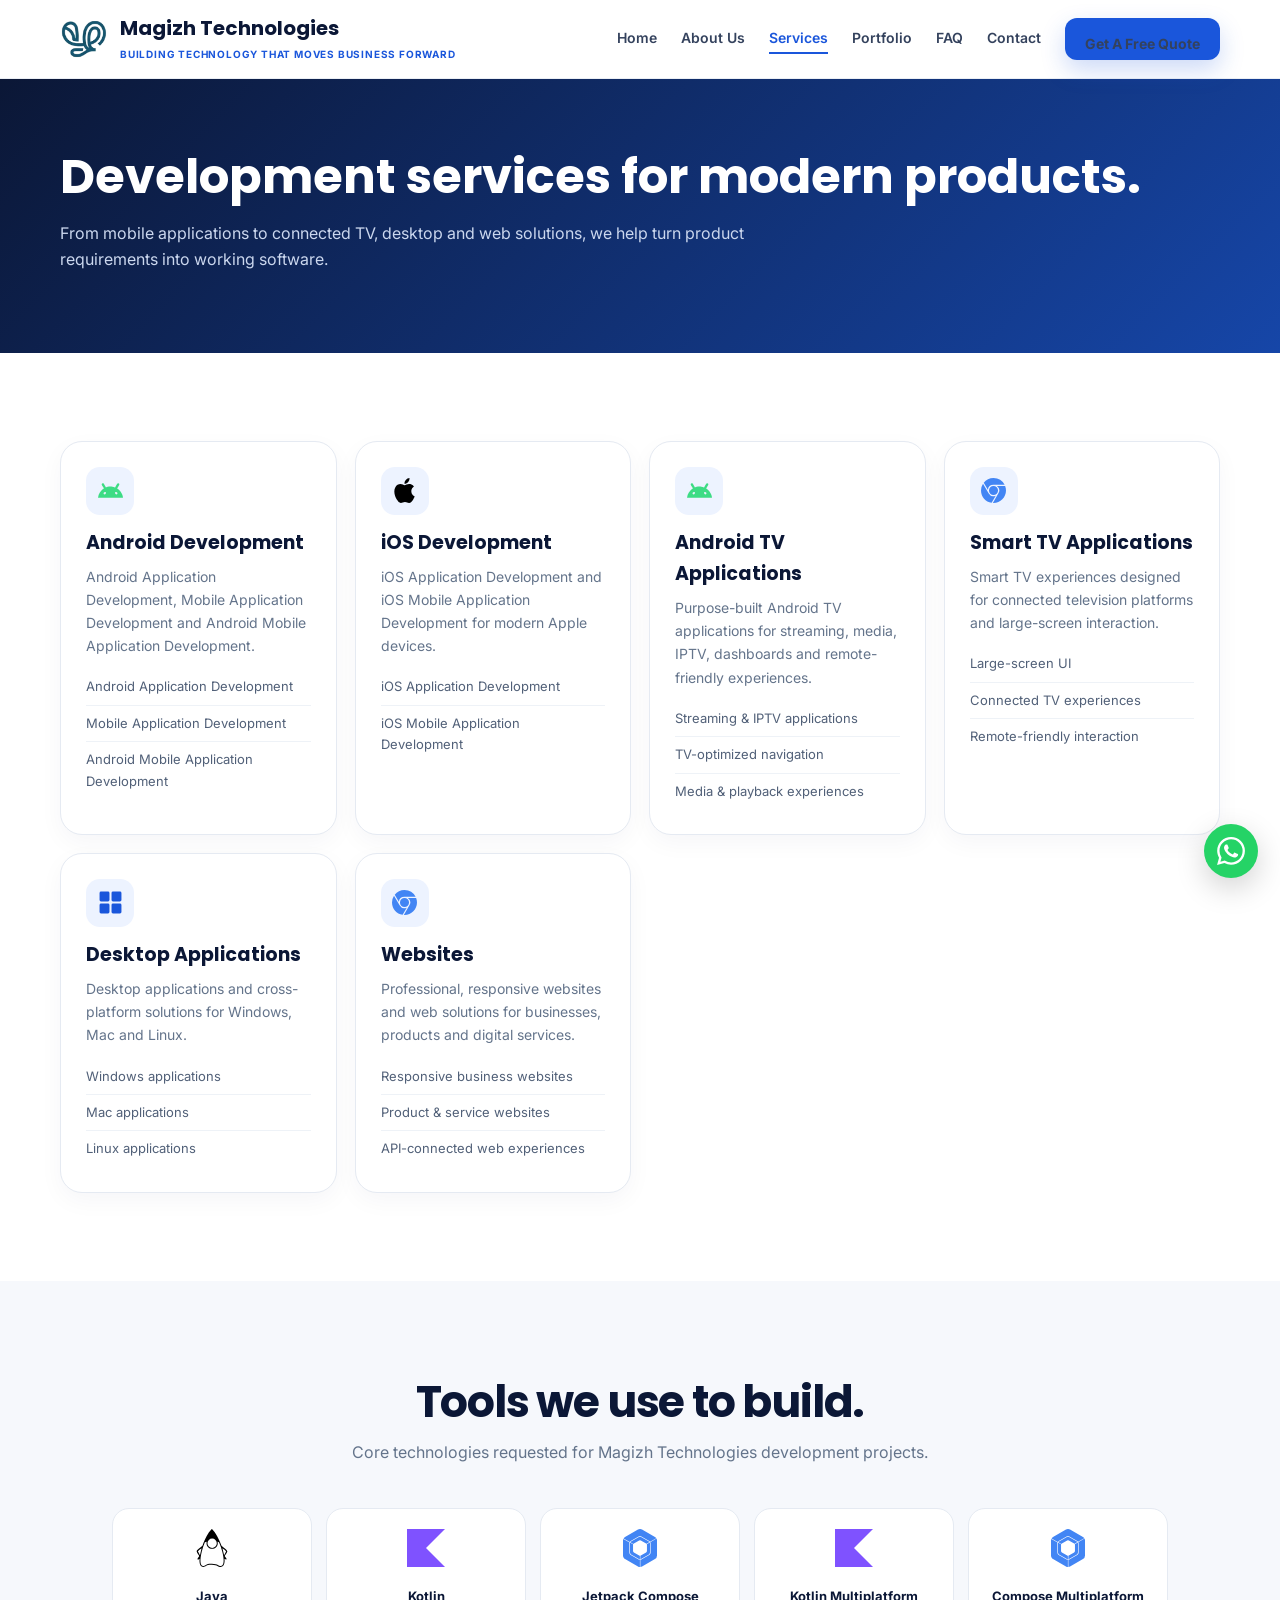
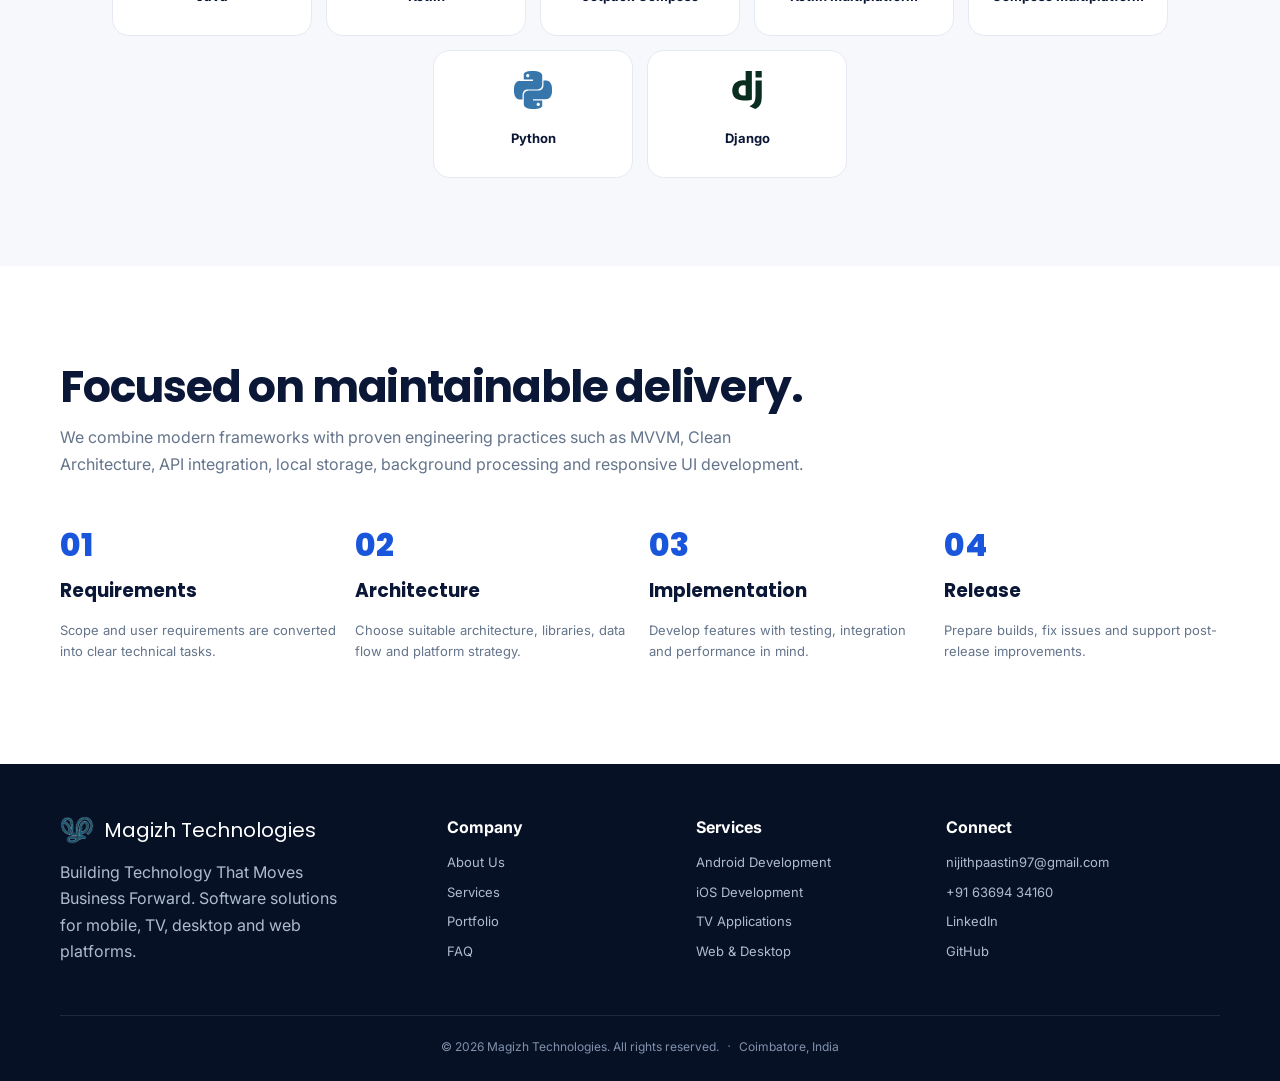
<file: services.html>
<!doctype html><html lang="en"><head><meta charset="utf-8"><meta name="viewport" content="width=device-width,initial-scale=1"><meta name="description" content="Android, iOS, Android TV, Smart TV, desktop and website development services."><title>Services | Magizh Technologies</title><link rel="stylesheet" href="style.css">
<link rel="icon" type="image/png" href="[data-uri]">
<link rel="apple-touch-icon" href="assets/images/apple-touch-icon.png">
<meta name="theme-color" content="#0b1736"></head><body>
<div class="scroll-progress"><div class="scroll-progress-bar" id="scrollProgress"></div></div><header><div class="container nav"><a class="brand" href="index.html"><img src="[data-uri]" alt="Magizh Technologies logo"><div><strong>Magizh Technologies</strong><span>BUILDING TECHNOLOGY THAT MOVES BUSINESS FORWARD</span></div></a><button class="menu" id="menuBtn" aria-label="Menu" aria-expanded="false"><span></span><span></span><span></span></button><nav class="navlinks"><a class="" href="index.html">Home</a><a class="" href="about.html">About Us</a><a class="active" href="services.html">Services</a><a class="" href="portfolio.html">Portfolio</a><a class="" href="faq.html">FAQ</a><a class="" href="contact.html">Contact</a><a class="btn btn-primary" href="contact.html">Get A Free Quote</a></nav></div></header><main><section class="page-hero"><div class="container"><h1>Development services for modern products.</h1><p>From mobile applications to connected TV, desktop and web solutions, we help turn product requirements into working software.</p></div></section><section class="section"><div class="container"><div class="cards"><article class="card"><div class="icon"><svg width="25" height="25" viewBox="0 0 24 24" xmlns="http://www.w3.org/2000/svg" fill="#3DDC84" aria-hidden="true"><path d="M18.4395 5.5586c-.675 1.1664-1.352 2.3318-2.0274 3.498-.0366-.0155-.0742-.0286-.1113-.043-1.8249-.6957-3.484-.8-4.42-.787-1.8551.0185-3.3544.4643-4.2597.8203-.084-.1494-1.7526-3.021-2.0215-3.4864a1.1451 1.1451 0 0 0-.1406-.1914c-.3312-.364-.9054-.4859-1.379-.203-.475.282-.7136.9361-.3886 1.5019 1.9466 3.3696-.0966-.2158 1.9473 3.3593.0172.031-.4946.2642-1.3926 1.0177C2.8987 12.176.452 14.772 0 18.9902h24c-.119-1.1108-.3686-2.099-.7461-3.0683-.7438-1.9118-1.8435-3.2928-2.7402-4.1836a12.1048 12.1048 0 0 0-2.1309-1.6875c.6594-1.122 1.312-2.2559 1.9649-3.3848.2077-.3615.1886-.7956-.0079-1.1191a1.1001 1.1001 0 0 0-.8515-.5332c-.5225-.0536-.9392.3128-1.0488.5449zm-.0391 8.461c.3944.5926.324 1.3306-.1563 1.6503-.4799.3197-1.188.0985-1.582-.4941-.3944-.5927-.324-1.3307.1563-1.6504.4727-.315 1.1812-.1086 1.582.4941zM7.207 13.5273c.4803.3197.5506 1.0577.1563 1.6504-.394.5926-1.1038.8138-1.584.4941-.48-.3197-.5503-1.0577-.1563-1.6504.4008-.6021 1.1087-.8106 1.584-.4941z"/></svg></div><h3>Android Development</h3><p>Android Application Development, Mobile Application Development and Android Mobile Application Development.</p><ul class="service-list"><li>Android Application Development</li><li>Mobile Application Development</li><li>Android Mobile Application Development</li></ul></article><article class="card"><div class="icon"><svg width="25" height="25" viewBox="0 0 24 24" xmlns="http://www.w3.org/2000/svg" fill="#000000" aria-hidden="true"><path d="M12.152 6.896c-.948 0-2.415-1.078-3.96-1.04-2.04.027-3.91 1.183-4.961 3.014-2.117 3.675-.546 9.103 1.519 12.09 1.013 1.454 2.208 3.09 3.792 3.039 1.52-.065 2.09-.987 3.935-.987 1.831 0 2.35.987 3.96.948 1.637-.026 2.676-1.48 3.676-2.948 1.156-1.688 1.636-3.325 1.662-3.415-.039-.013-3.182-1.221-3.22-4.857-.026-3.04 2.48-4.494 2.597-4.559-1.429-2.09-3.623-2.324-4.39-2.376-2-.156-3.675 1.09-4.61 1.09zM15.53 3.83c.843-1.012 1.4-2.427 1.245-3.83-1.207.052-2.662.805-3.532 1.818-.78.896-1.454 2.338-1.273 3.714 1.338.104 2.715-.688 3.559-1.701"/></svg></div><h3>iOS Development</h3><p>iOS Application Development and iOS Mobile Application Development for modern Apple devices.</p><ul class="service-list"><li>iOS Application Development</li><li>iOS Mobile Application Development</li></ul></article><article class="card"><div class="icon"><svg width="25" height="25" viewBox="0 0 24 24" xmlns="http://www.w3.org/2000/svg" fill="#3DDC84" aria-hidden="true"><path d="M18.4395 5.5586c-.675 1.1664-1.352 2.3318-2.0274 3.498-.0366-.0155-.0742-.0286-.1113-.043-1.8249-.6957-3.484-.8-4.42-.787-1.8551.0185-3.3544.4643-4.2597.8203-.084-.1494-1.7526-3.021-2.0215-3.4864a1.1451 1.1451 0 0 0-.1406-.1914c-.3312-.364-.9054-.4859-1.379-.203-.475.282-.7136.9361-.3886 1.5019 1.9466 3.3696-.0966-.2158 1.9473 3.3593.0172.031-.4946.2642-1.3926 1.0177C2.8987 12.176.452 14.772 0 18.9902h24c-.119-1.1108-.3686-2.099-.7461-3.0683-.7438-1.9118-1.8435-3.2928-2.7402-4.1836a12.1048 12.1048 0 0 0-2.1309-1.6875c.6594-1.122 1.312-2.2559 1.9649-3.3848.2077-.3615.1886-.7956-.0079-1.1191a1.1001 1.1001 0 0 0-.8515-.5332c-.5225-.0536-.9392.3128-1.0488.5449zm-.0391 8.461c.3944.5926.324 1.3306-.1563 1.6503-.4799.3197-1.188.0985-1.582-.4941-.3944-.5927-.324-1.3307.1563-1.6504.4727-.315 1.1812-.1086 1.582.4941zM7.207 13.5273c.4803.3197.5506 1.0577.1563 1.6504-.394.5926-1.1038.8138-1.584.4941-.48-.3197-.5503-1.0577-.1563-1.6504.4008-.6021 1.1087-.8106 1.584-.4941z"/></svg></div><h3>Android TV Applications</h3><p>Purpose-built Android TV applications for streaming, media, IPTV, dashboards and remote-friendly experiences.</p><ul class="service-list"><li>Streaming &amp; IPTV applications</li><li>TV-optimized navigation</li><li>Media &amp; playback experiences</li></ul></article><article class="card"><div class="icon"><svg width="25" height="25" viewBox="0 0 24 24" xmlns="http://www.w3.org/2000/svg" fill="#4285F4" aria-hidden="true"><path d="M12 0C8.21 0 4.831 1.757 2.632 4.501l3.953 6.848A5.454 5.454 0 0 1 12 6.545h10.691A12 12 0 0 0 12 0zM1.931 5.47A11.943 11.943 0 0 0 0 12c0 6.012 4.42 10.991 10.189 11.864l3.953-6.847a5.45 5.45 0 0 1-6.865-2.29zm13.342 2.166a5.446 5.446 0 0 1 1.45 7.09l.002.001h-.002l-5.344 9.257c.206.01.413.016.621.016 6.627 0 12-5.373 12-12 0-1.54-.29-3.011-.818-4.364zM12 16.364a4.364 4.364 0 1 1 0-8.728 4.364 4.364 0 0 1 0 8.728Z"/></svg></div><h3>Smart TV Applications</h3><p>Smart TV experiences designed for connected television platforms and large-screen interaction.</p><ul class="service-list"><li>Large-screen UI</li><li>Connected TV experiences</li><li>Remote-friendly interaction</li></ul></article><article class="card"><div class="icon"><svg width="25" height="25" viewBox="0 0 24 24" xmlns="http://www.w3.org/2000/svg" fill="#1A56DB" role="img" aria-label="Windows"><rect x="1.5" y="1.5" width="9.5" height="9.5" rx="1.4"/><rect x="13" y="1.5" width="9.5" height="9.5" rx="1.4"/><rect x="1.5" y="13" width="9.5" height="9.5" rx="1.4"/><rect x="13" y="13" width="9.5" height="9.5" rx="1.4"/></svg></div><h3>Desktop Applications</h3><p>Desktop applications and cross-platform solutions for Windows, Mac and Linux.</p><ul class="service-list"><li>Windows applications</li><li>Mac applications</li><li>Linux applications</li></ul></article><article class="card"><div class="icon"><svg width="25" height="25" viewBox="0 0 24 24" xmlns="http://www.w3.org/2000/svg" fill="#4285F4" aria-hidden="true"><path d="M12 0C8.21 0 4.831 1.757 2.632 4.501l3.953 6.848A5.454 5.454 0 0 1 12 6.545h10.691A12 12 0 0 0 12 0zM1.931 5.47A11.943 11.943 0 0 0 0 12c0 6.012 4.42 10.991 10.189 11.864l3.953-6.847a5.45 5.45 0 0 1-6.865-2.29zm13.342 2.166a5.446 5.446 0 0 1 1.45 7.09l.002.001h-.002l-5.344 9.257c.206.01.413.016.621.016 6.627 0 12-5.373 12-12 0-1.54-.29-3.011-.818-4.364zM12 16.364a4.364 4.364 0 1 1 0-8.728 4.364 4.364 0 0 1 0 8.728Z"/></svg></div><h3>Websites</h3><p>Professional, responsive websites and web solutions for businesses, products and digital services.</p><ul class="service-list"><li>Responsive business websites</li><li>Product &amp; service websites</li><li>API-connected web experiences</li></ul></article></div></div></section><section class="section soft"><div class="container"><div class="section-head center"><h2>Tools we use to build.</h2><p>Core technologies requested for Magizh Technologies development projects.</p></div><div class="tech-grid"><div class="tech"><svg viewBox="0 0 24 24" xmlns="http://www.w3.org/2000/svg" fill="#000000" role="img" aria-label="Java"><path d="M11.915 0 11.7.215C9.515 2.4 7.47 6.39 6.046 10.483c-1.064 1.024-3.633 2.81-3.711 3.551-.093.87 1.746 2.611 1.55 3.235-.198.625-1.304 1.408-1.014 1.939.1.188.823.011 1.277-.491a13.389 13.389 0 0 0-.017 2.14c.076.906.27 1.668.643 2.232.372.563.956.911 1.667.911.397 0 .727-.114 1.024-.264.298-.149.571-.33.91-.5.68-.34 1.634-.666 3.53-.604 1.903.062 2.872.39 3.559.704.687.314 1.15.664 1.925.664.767 0 1.395-.336 1.807-.9.412-.563.631-1.33.72-2.24.06-.623.055-1.32 0-2.066.454.45 1.117.604 1.213.424.29-.53-.816-1.314-1.013-1.937-.198-.624 1.642-2.366 1.549-3.236-.08-.748-2.707-2.568-3.748-3.586C16.428 6.374 14.308 2.394 12.13.215zm.175 6.038a2.95 2.95 0 0 1 2.943 2.942 2.95 2.95 0 0 1-2.943 2.943A2.95 2.95 0 0 1 9.148 8.98a2.95 2.95 0 0 1 2.942-2.942zM8.685 7.983a3.515 3.515 0 0 0-.145.997c0 1.951 1.6 3.55 3.55 3.55 1.95 0 3.55-1.598 3.55-3.55 0-.329-.046-.648-.132-.951.334.095.64.208.915.336a42.699 42.699 0 0 1 2.042 5.829c.678 2.545 1.01 4.92.846 6.607-.082.844-.29 1.51-.606 1.94-.315.431-.713.651-1.315.651-.593 0-.932-.27-1.673-.61-.741-.338-1.825-.694-3.792-.758-1.974-.064-3.073.293-3.821.669-.375.188-.659.373-.911.5s-.466.2-.752.2c-.53 0-.876-.209-1.16-.64-.285-.43-.474-1.101-.545-1.948-.141-1.693.176-4.069.823-6.614a43.155 43.155 0 0 1 1.934-5.783c.348-.167.749-.31 1.192-.425zm-3.382 4.362a.216.216 0 0 1 .13.031c-.166.56-.323 1.116-.463 1.665a33.849 33.849 0 0 0-.547 2.555 3.9 3.9 0 0 0-.2-.39c-.58-1.012-.914-1.642-1.16-2.08.315-.24 1.679-1.755 2.24-1.781zm13.394.01c.562.027 1.926 1.543 2.24 1.783-.246.438-.58 1.068-1.16 2.08a4.428 4.428 0 0 0-.163.309 32.354 32.354 0 0 0-.562-2.49 40.579 40.579 0 0 0-.482-1.652.216.216 0 0 1 .127-.03z"/></svg><b>Java</b></div><div class="tech"><svg viewBox="0 0 24 24" xmlns="http://www.w3.org/2000/svg" fill="#7F52FF" role="img" aria-label="Kotlin"><path d="M24 24H0V0h24L12 12Z"/></svg><b>Kotlin</b></div><div class="tech"><svg viewBox="0 0 24 24" xmlns="http://www.w3.org/2000/svg" fill="#4285F4" role="img" aria-label="Jetpack Compose"><path d="M12.135.003a2.577 2.577 0 0 0-1.42.344L2.55 5.06a2.577 2.577 0 0 0-.953.967l3.957 2.17a1.765 1.765 0 0 1 .603-.588l4.951-2.86a1.761 1.761 0 0 1 1.76 0l4.951 2.86a1.753 1.753 0 0 1 .526.46l3.921-2.265a2.577 2.577 0 0 0-.816-.744L13.291.347a2.577 2.577 0 0 0-1.152-.34Zm-.145 4.912a1.36 1.36 0 0 0-.68.182L6.36 7.953a1.345 1.345 0 0 0-.454.435l1.92 1.055a1.05 1.05 0 0 1 .31-.275l3.34-1.928a1.054 1.054 0 0 1 1.051 0l3.336 1.928a1.066 1.066 0 0 1 .238.199l.018-.01-.002-.002 1.877-1.08a1.353 1.353 0 0 0-.373-.322l-4.95-2.86a1.357 1.357 0 0 0-.68-.178Zm10.432 1.149-3.92 2.26a1.757 1.757 0 0 1 .2.812v5.715c0 .627-.332 1.21-.88 1.528l-4.95 2.86a1.761 1.761 0 0 1-.64.214v4.524a2.577 2.577 0 0 0 1.059-.313l8.162-4.713a2.577 2.577 0 0 0 1.289-2.23V7.297a2.577 2.577 0 0 0-.318-1.228Zm-20.937.238a2.577 2.577 0 0 0-.227.99v9.43c0 .918.491 1.767 1.293 2.229l8.162 4.713a2.57 2.57 0 0 0 1.225.336v-4.531a1.761 1.761 0 0 1-.833-.235L6.156 16.38a1.765 1.765 0 0 1-.877-1.528V9.136a1.776 1.776 0 0 1 .131-.676Zm16.67 2.223-1.89 1.092a1.058 1.058 0 0 1 .124.46v3.856c0 .378-.2.72-.526.907l-3.336 1.93a1.04 1.04 0 0 1-.295.107v2.17c.152-.027.304-.078.44-.157l4.949-2.859a1.36 1.36 0 0 0 .68-1.18V9.136a1.36 1.36 0 0 0-.147-.607Zm-12.387.13a1.36 1.36 0 0 0-.088.481v5.715a1.36 1.36 0 0 0 .68 1.18l4.95 2.86c.194.112.412.166.627.177v-2.174a1.054 1.054 0 0 1-.46-.123L8.14 14.843a1.054 1.054 0 0 1-.532-.908v-3.853a.99.99 0 0 1 .077-.38l-.034-.013z"/></svg><b>Jetpack Compose</b></div><div class="tech"><svg viewBox="0 0 24 24" xmlns="http://www.w3.org/2000/svg" fill="#7F52FF" role="img" aria-label="Kotlin Multiplatform"><path d="M24 24H0V0h24L12 12Z"/></svg><b>Kotlin Multiplatform</b></div><div class="tech"><svg viewBox="0 0 24 24" xmlns="http://www.w3.org/2000/svg" fill="#4285F4" role="img" aria-label="Compose Multiplatform"><path d="M12.135.003a2.577 2.577 0 0 0-1.42.344L2.55 5.06a2.577 2.577 0 0 0-.953.967l3.957 2.17a1.765 1.765 0 0 1 .603-.588l4.951-2.86a1.761 1.761 0 0 1 1.76 0l4.951 2.86a1.753 1.753 0 0 1 .526.46l3.921-2.265a2.577 2.577 0 0 0-.816-.744L13.291.347a2.577 2.577 0 0 0-1.152-.34Zm-.145 4.912a1.36 1.36 0 0 0-.68.182L6.36 7.953a1.345 1.345 0 0 0-.454.435l1.92 1.055a1.05 1.05 0 0 1 .31-.275l3.34-1.928a1.054 1.054 0 0 1 1.051 0l3.336 1.928a1.066 1.066 0 0 1 .238.199l.018-.01-.002-.002 1.877-1.08a1.353 1.353 0 0 0-.373-.322l-4.95-2.86a1.357 1.357 0 0 0-.68-.178Zm10.432 1.149-3.92 2.26a1.757 1.757 0 0 1 .2.812v5.715c0 .627-.332 1.21-.88 1.528l-4.95 2.86a1.761 1.761 0 0 1-.64.214v4.524a2.577 2.577 0 0 0 1.059-.313l8.162-4.713a2.577 2.577 0 0 0 1.289-2.23V7.297a2.577 2.577 0 0 0-.318-1.228Zm-20.937.238a2.577 2.577 0 0 0-.227.99v9.43c0 .918.491 1.767 1.293 2.229l8.162 4.713a2.57 2.57 0 0 0 1.225.336v-4.531a1.761 1.761 0 0 1-.833-.235L6.156 16.38a1.765 1.765 0 0 1-.877-1.528V9.136a1.776 1.776 0 0 1 .131-.676Zm16.67 2.223-1.89 1.092a1.058 1.058 0 0 1 .124.46v3.856c0 .378-.2.72-.526.907l-3.336 1.93a1.04 1.04 0 0 1-.295.107v2.17c.152-.027.304-.078.44-.157l4.949-2.859a1.36 1.36 0 0 0 .68-1.18V9.136a1.36 1.36 0 0 0-.147-.607Zm-12.387.13a1.36 1.36 0 0 0-.088.481v5.715a1.36 1.36 0 0 0 .68 1.18l4.95 2.86c.194.112.412.166.627.177v-2.174a1.054 1.054 0 0 1-.46-.123L8.14 14.843a1.054 1.054 0 0 1-.532-.908v-3.853a.99.99 0 0 1 .077-.38l-.034-.013z"/></svg><b>Compose Multiplatform</b></div><div class="tech"><svg viewBox="0 0 24 24" xmlns="http://www.w3.org/2000/svg" fill="#3776AB" role="img" aria-label="Python"><path d="M14.25.18l.9.2.73.26.59.3.45.32.34.34.25.34.16.33.1.3.04.26.02.2-.01.13V8.5l-.05.63-.13.55-.21.46-.26.38-.3.31-.33.25-.35.19-.35.14-.33.1-.3.07-.26.04-.21.02H8.77l-.69.05-.59.14-.5.22-.41.27-.33.32-.27.35-.2.36-.15.37-.1.35-.07.32-.04.27-.02.21v3.06H3.17l-.21-.03-.28-.07-.32-.12-.35-.18-.36-.26-.36-.36-.35-.46-.32-.59-.28-.73-.21-.88-.14-1.05-.05-1.23.06-1.22.16-1.04.24-.87.32-.71.36-.57.4-.44.42-.33.42-.24.4-.16.36-.1.32-.05.24-.01h.16l.06.01h8.16v-.83H6.18l-.01-2.75-.02-.37.05-.34.11-.31.17-.28.25-.26.31-.23.38-.2.44-.18.51-.15.58-.12.64-.1.71-.06.77-.04.84-.02 1.27.05zm-6.3 1.98l-.23.33-.08.41.08.41.23.34.33.22.41.09.41-.09.33-.22.23-.34.08-.41-.08-.41-.23-.33-.33-.22-.41-.09-.41.09zm13.09 3.95l.28.06.32.12.35.18.36.27.36.35.35.47.32.59.28.73.21.88.14 1.04.05 1.23-.06 1.23-.16 1.04-.24.86-.32.71-.36.57-.4.45-.42.33-.42.24-.4.16-.36.09-.32.05-.24.02-.16-.01h-8.22v.82h5.84l.01 2.76.02.36-.05.34-.11.31-.17.29-.25.25-.31.24-.38.2-.44.17-.51.15-.58.13-.64.09-.71.07-.77.04-.84.01-1.27-.04-1.07-.14-.9-.2-.73-.25-.59-.3-.45-.33-.34-.34-.25-.34-.16-.33-.1-.3-.04-.25-.02-.2.01-.13v-5.34l.05-.64.13-.54.21-.46.26-.38.3-.32.33-.24.35-.2.35-.14.33-.1.3-.06.26-.04.21-.02.13-.01h5.84l.69-.05.59-.14.5-.21.41-.28.33-.32.27-.35.2-.36.15-.36.1-.35.07-.32.04-.28.02-.21V6.07h2.09l.14.01zm-6.47 14.25l-.23.33-.08.41.08.41.23.33.33.23.41.08.41-.08.33-.23.23-.33.08-.41-.08-.41-.23-.33-.33-.23-.41-.08-.41.08z"/></svg><b>Python</b></div><div class="tech"><svg viewBox="0 0 24 24" xmlns="http://www.w3.org/2000/svg" fill="#092E20" role="img" aria-label="Django"><path d="M11.146 0h3.924v18.166c-2.013.382-3.491.535-5.096.535-4.791 0-7.288-2.166-7.288-6.32 0-4.002 2.65-6.6 6.753-6.6.637 0 1.121.05 1.707.203zm0 9.143a3.894 3.894 0 00-1.325-.204c-1.988 0-3.134 1.223-3.134 3.365 0 2.09 1.096 3.236 3.109 3.236.433 0 .79-.025 1.35-.102V9.142zM21.314 6.06v9.098c0 3.134-.229 4.638-.917 5.937-.637 1.249-1.478 2.039-3.211 2.905l-3.644-1.733c1.733-.815 2.574-1.53 3.109-2.625.561-1.121.739-2.421.739-5.835V6.059h3.924zM17.39.021h3.924v4.026H17.39z"/></svg><b>Django</b></div></div></div></section><section class="section"><div class="container"><div class="section-head"><h2>Focused on maintainable delivery.</h2><p>We combine modern frameworks with proven engineering practices such as MVVM, Clean Architecture, API integration, local storage, background processing and responsive UI development.</p></div><div class="process"><div class="step"><div class="num">01</div><h3>Requirements</h3><p>Scope and user requirements are converted into clear technical tasks.</p></div><div class="step"><div class="num">02</div><h3>Architecture</h3><p>Choose suitable architecture, libraries, data flow and platform strategy.</p></div><div class="step"><div class="num">03</div><h3>Implementation</h3><p>Develop features with testing, integration and performance in mind.</p></div><div class="step"><div class="num">04</div><h3>Release</h3><p>Prepare builds, fix issues and support post-release improvements.</p></div></div></div></section></main><footer><div class="container"><div class="footer-grid"><div><div class="footer-brand"><img src="[data-uri]" alt=""><span>Magizh Technologies</span></div><p>Building Technology That Moves Business Forward. Software solutions for mobile, TV, desktop and web platforms.</p></div><div><h4>Company</h4><a href="about.html">About Us</a><a href="services.html">Services</a><a href="portfolio.html">Portfolio</a><a href="faq.html">FAQ</a></div><div><h4>Services</h4><a href="services.html">Android Development</a><a href="services.html">iOS Development</a><a href="services.html">TV Applications</a><a href="services.html">Web & Desktop</a></div><div><h4>Connect</h4><a href="mailto:nijithpaastin97@gmail.com">nijithpaastin97@gmail.com</a><a href="tel:+916369434160">+91 63694 34160</a><a href="https://www.linkedin.com/in/nigith-pastine-k-633721241/" target="_blank">LinkedIn</a><a href="https://github.com/nijith-paastin-k" target="_blank">GitHub</a></div></div><div class="copy"><span>© 2026 Magizh Technologies. All rights reserved.</span><span class="dot">·</span><span>Coimbatore, India</span></div></div></footer>
<a class="whatsapp" href="https://wa.me/916369434160" target="_blank" aria-label="WhatsApp"><svg viewBox="0 0 24 24" xmlns="http://www.w3.org/2000/svg" fill="#ffffff" role="img" aria-label="WhatsApp"><path d="M17.472 14.382c-.297-.149-1.758-.867-2.03-.967-.273-.099-.471-.148-.67.15-.197.297-.767.966-.94 1.164-.173.199-.347.223-.644.075-.297-.15-1.255-.463-2.39-1.475-.883-.788-1.48-1.761-1.653-2.059-.173-.297-.018-.458.13-.606.134-.133.298-.347.446-.52.149-.174.198-.298.298-.497.099-.198.05-.371-.025-.52-.075-.149-.669-1.612-.916-2.207-.242-.579-.487-.5-.669-.51-.173-.008-.371-.01-.57-.01-.198 0-.52.074-.792.372-.272.297-1.04 1.016-1.04 2.479 0 1.462 1.065 2.875 1.213 3.074.149.198 2.096 3.2 5.077 4.487.709.306 1.262.489 1.694.625.712.227 1.36.195 1.871.118.571-.085 1.758-.719 2.006-1.413.248-.694.248-1.289.173-1.413-.074-.124-.272-.198-.57-.347m-5.421 7.403h-.004a9.87 9.87 0 01-5.031-1.378l-.361-.214-3.741.982.998-3.648-.235-.374a9.86 9.86 0 01-1.51-5.26c.001-5.45 4.436-9.884 9.888-9.884 2.64 0 5.122 1.03 6.988 2.898a9.825 9.825 0 012.893 6.994c-.003 5.45-4.437 9.884-9.885 9.884m8.413-18.297A11.815 11.815 0 0012.05 0C5.495 0 .16 5.335.157 11.892c0 2.096.547 4.142 1.588 5.945L.057 24l6.305-1.654a11.882 11.882 0 005.683 1.448h.005c6.554 0 11.89-5.335 11.893-11.893a11.821 11.821 0 00-3.48-8.413Z"/></svg></a><button class="back-to-top" id="backToTop" aria-label="Back to top">↑</button>
<script src="app.js"></script></body></html>
</file>
<file: style.css>
@import url('https://fonts.googleapis.com/css2?family=Inter:wght@400;500;600;700;800&family=Poppins:wght@500;600;700;800&display=swap');
:root{--blue:#1A56DB;--blue2:#0f3ea8;--ink:#0b1736;--muted:#64748b;--line:#e5eaf2;--soft:#f6f8fc;--white:#fff;--shadow:0 20px 55px rgba(15,35,80,.10);--radius:22px}
*{box-sizing:border-box}html{scroll-behavior:smooth}body{margin:0;font-family:Inter,Arial,sans-serif;color:var(--ink);background:#fff;line-height:1.65}a{text-decoration:none;color:inherit}img{max-width:100%;display:block}
.container{width:min(1160px,calc(100% - 40px));margin:auto}.topbar{background:var(--ink);color:#dce7ff;font-size:13px}.topbar .container{display:flex;justify-content:space-between;gap:20px;padding:9px 0}.toplinks{display:flex;gap:18px;flex-wrap:wrap}
header{position:sticky;top:0;z-index:50;background:rgba(255,255,255,.94);backdrop-filter:blur(16px);border-bottom:1px solid rgba(229,234,242,.8)}.nav{height:78px;display:flex;align-items:center;justify-content:space-between;gap:30px}.brand{display:flex;align-items:center;gap:12px}.brand img{width:48px;height:42px;object-fit:contain}.brand strong{font-family:Poppins;font-size:20px;line-height:1}.brand span{display:block;color:var(--blue);font-size:10px;font-weight:700;letter-spacing:.8px;margin-top:4px}.navlinks{display:flex;align-items:center;gap:24px;font-size:14px;font-weight:600}.navlinks a{color:#34425d}.navlinks a:hover,.navlinks a.active{color:var(--blue)}.menu{display:none;border:0;background:none;font-size:28px}
.btn{display:inline-flex;align-items:center;justify-content:center;gap:9px;border-radius:12px;padding:13px 19px;font-weight:700;font-size:14px;transition:.2s;border:1px solid transparent;cursor:pointer}.btn-primary{background:var(--blue);color:#fff;box-shadow:0 10px 24px rgba(26,86,219,.22)}.btn-primary:hover{background:var(--blue2);transform:translateY(-1px)}.btn-outline{border-color:#d9e1ee;color:var(--ink);background:#fff}.btn-outline:hover{border-color:var(--blue);color:var(--blue)}
.hero{padding:78px 0 72px;background:radial-gradient(circle at 85% 20%,#eaf1ff 0,transparent 32%),linear-gradient(180deg,#fbfdff 0,#fff 100%)}.hero-grid{display:grid;grid-template-columns:1.12fr .88fr;align-items:center;gap:65px}.eyebrow{display:inline-flex;align-items:center;gap:8px;color:var(--blue);font-size:12px;font-weight:800;text-transform:uppercase;letter-spacing:1.2px;background:#edf3ff;border:1px solid #dbe7ff;padding:8px 12px;border-radius:999px}.hero h1{font-family:Poppins;font-size:clamp(42px,5vw,68px);line-height:1.05;margin:18px 0 18px;letter-spacing:-2.5px}.hero h1 em{font-style:normal;color:var(--blue)}.hero p{font-size:18px;color:#53627b;max-width:670px}.actions{display:flex;gap:12px;flex-wrap:wrap;margin-top:28px}.hero-card{position:relative;background:var(--ink);border-radius:30px;padding:26px;min-height:480px;overflow:hidden;box-shadow:var(--shadow)}.hero-card:before,.hero-card:after{content:"";position:absolute;border:1px solid rgba(255,255,255,.12);border-radius:50%}.hero-card:before{width:350px;height:350px;right:-130px;top:-120px}.hero-card:after{width:260px;height:260px;left:-150px;bottom:-150px}.profile{position:absolute;inset:30px 30px auto 30px;height:320px;border-radius:22px;overflow:hidden;background:#1d2a43}.profile img{width:100%;height:100%;object-fit:cover;object-position:center 12%}.hero-card-bottom{position:absolute;left:30px;right:30px;bottom:28px;color:#fff}.hero-card-bottom small{color:#aebbd3}.hero-card-bottom h3{margin:3px 0 2px;font-family:Poppins;font-size:23px}.hero-card-bottom p{margin:0;color:#b8c4d8;font-size:13px}
.trust{padding:22px 0;border-top:1px solid var(--line);border-bottom:1px solid var(--line);background:#fff}.trust-grid{display:grid;grid-template-columns:repeat(4,1fr);gap:15px}.trust-item{display:flex;align-items:center;gap:12px;padding:12px 15px}.trust-item b{font-size:19px}.trust-item span{font-size:12px;color:var(--muted)}
.section{padding:88px 0}.section.soft{background:var(--soft)}.section-head{max-width:760px;margin-bottom:42px}.section-head.center{margin-left:auto;margin-right:auto;text-align:center}.kicker{font-size:12px;font-weight:800;color:var(--blue);text-transform:uppercase;letter-spacing:1.2px}.section h2{font-family:Poppins;font-size:clamp(31px,4vw,44px);line-height:1.15;letter-spacing:-1.2px;margin:8px 0 12px}.section-head p{color:var(--muted);margin:0}
.cards{display:grid;grid-template-columns:repeat(4,1fr);gap:18px}.card{background:#fff;border:1px solid var(--line);border-radius:var(--radius);padding:25px;box-shadow:0 8px 25px rgba(15,35,80,.04)}.card h3{font-family:Poppins;margin:12px 0 7px;font-size:19px}.card p{color:var(--muted);font-size:14px;margin:0}.icon{width:48px;height:48px;border-radius:14px;display:grid;place-items:center;background:#edf3ff;color:var(--blue);font-size:23px;font-weight:800}.service-list{margin:12px 0 0;padding:0;list-style:none}.service-list li{padding:7px 0;border-top:1px solid #eef2f7;font-size:13px;color:#516078}.service-list li:first-child{border-top:0}
.tech-grid{display:flex;flex-wrap:wrap;justify-content:center;gap:14px}
.tech{background:#fff;border:1px solid var(--line);border-radius:17px;padding:20px 14px;text-align:center;flex:0 1 200px;display:flex;flex-direction:column;align-items:center}
.tech img,.tech svg{width:38px;height:38px;margin:0 auto 12px;flex-shrink:0}
.tech b{font-size:13px;line-height:1.35;min-height:36px;display:flex;align-items:center;justify-content:center}
.platform-grid{display:grid;grid-template-columns:repeat(4,1fr);gap:16px}.platform{background:#fff;border:1px solid var(--line);border-radius:18px;padding:22px;display:flex;align-items:center;gap:14px}.platform img,.platform svg{width:38px;height:38px}.platform b{font-size:14px}.platform span{display:block;color:var(--muted);font-size:11px;margin-top:2px}
.projects{display:grid;grid-template-columns:repeat(3,1fr);gap:20px}.project{background:#fff;border:1px solid var(--line);border-radius:22px;overflow:hidden;display:flex;flex-direction:column}.project-top{padding:24px;background:linear-gradient(135deg,#eef4ff,#fff)}.project-top .mini-icon{width:54px;height:54px;border-radius:15px;background:#fff;border:1px solid #dfe8f7;display:grid;place-items:center;color:var(--blue);font-size:24px;font-weight:800}.project-body{padding:22px;flex:1}.project h3{font-family:Poppins;margin:0 0 5px;font-size:19px}.project .type{color:var(--blue);font-size:12px;font-weight:700}.project p{color:var(--muted);font-size:13px}.tags{display:flex;flex-wrap:wrap;gap:7px;margin-top:13px}.tag{font-size:11px;padding:5px 8px;border-radius:999px;background:#f2f5f9;color:#4b5a72}.project-links{display:flex;gap:9px;flex-wrap:wrap;margin-top:18px}.project-links a{font-size:12px;font-weight:700;color:var(--blue)}
.page-hero{padding:64px 0;background:linear-gradient(135deg,#0b1736,#1646a8);color:#fff}.page-hero h1{font-family:Poppins;font-size:48px;line-height:1.1;margin:8px 0}.page-hero p{color:#cbd7ee;max-width:700px}
.about-grid{display:grid;grid-template-columns:.85fr 1.15fr;gap:60px;align-items:center}.about-photo{border-radius:26px;overflow:hidden;background:#0b1736}.about-photo img{width:100%;height:560px;object-fit:cover;object-position:center 8%}.lead{font-size:18px;color:#52617a}.checklist{display:grid;grid-template-columns:1fr 1fr;gap:12px;margin-top:22px}.check{padding:12px 14px;background:#f6f8fc;border-radius:12px;font-size:13px;font-weight:600}.check:before{content:"✓";color:var(--blue);margin-right:8px}
.team{display:grid;grid-template-columns:repeat(2,1fr);gap:20px}.person{display:flex;gap:20px;align-items:center;padding:24px;border:1px solid var(--line);border-radius:20px;background:#fff}.person img{width:86px;height:86px;border-radius:18px;object-fit:cover;object-position:center top}.person .logo-mini{width:86px;height:86px;border-radius:18px;background:#f5f8fd;display:grid;place-items:center}.logo-mini img{width:58px;height:58px;object-fit:contain}.person h3{font-family:Poppins;margin:0;font-size:18px}.person p{margin:2px 0 0;color:var(--blue);font-size:13px;font-weight:700}
.process{display:grid;grid-template-columns:repeat(4,1fr);gap:18px}.step{position:relative}.num{font-family:Poppins;color:var(--blue);font-size:32px;font-weight:800}.step h3{margin:4px 0;font-family:Poppins}.step p{font-size:13px;color:var(--muted)}
.faqs{max-width:850px;margin:auto}.faq{border:1px solid var(--line);border-radius:16px;margin-bottom:12px;background:#fff;overflow:hidden}.faq button{width:100%;border:0;background:#fff;text-align:left;padding:20px 22px;font:700 15px Inter;color:var(--ink);cursor:pointer;display:flex;justify-content:space-between;gap:15px}.faq .answer{display:none;padding:0 22px 20px;color:var(--muted);font-size:14px}.faq.open .answer{display:block}.faq.open button{color:var(--blue)}
.contact-grid{display:grid;grid-template-columns:.85fr 1.15fr;gap:24px}.contact-card{padding:28px;border-radius:22px;background:var(--ink);color:#fff}
.cc-logo{width:56px;height:46px;background:rgba(255,255,255,.08);border-radius:14px;display:flex;align-items:center;justify-content:center;margin-bottom:18px}
.cc-logo img{width:38px;height:31px;object-fit:contain}.contact-card h2{font-family:Poppins;margin-top:0}.contact-card p{color:#bdc9de}.contact-item{display:flex;gap:12px;margin:18px 0}.contact-item .ci{width:40px;height:40px;border-radius:11px;background:rgba(255,255,255,.08);display:grid;place-items:center}.contact-item small{display:block;color:#93a5c4}.socials{display:flex;gap:10px;flex-wrap:wrap;margin-top:22px}.socials a{width:42px;height:42px;border-radius:12px;background:#fff;display:grid;place-items:center}.socials img,.socials svg{width:21px;height:21px}
form{background:#fff;border:1px solid var(--line);padding:30px;border-radius:22px;box-shadow:var(--shadow)}.form-grid{display:grid;grid-template-columns:1fr 1fr;gap:16px}.field{display:flex;flex-direction:column;gap:7px}.field.full{grid-column:1/-1}.field label{font-size:12px;font-weight:700}.field input,.field textarea,.field select{font:14px Inter;padding:13px 14px;border:1px solid #dce3ee;border-radius:11px;outline:none}.field textarea{min-height:145px;resize:vertical}.field input:focus,.field textarea:focus,.field select:focus{border-color:var(--blue);box-shadow:0 0 0 3px #eaf1ff}
footer{background:#071126;color:#aebbd0;padding:50px 0 22px}.footer-grid{display:grid;grid-template-columns:1.3fr .8fr .8fr 1fr;gap:30px}.footer-brand{display:flex;align-items:center;gap:10px;color:#fff;font-family:Poppins;font-size:20px;margin-bottom:6px}
.footer-brand img{width:34px;height:29px;object-fit:contain}
.footer-grid>div:first-child p{max-width:280px;line-height:1.65;margin-top:12px}.footer-grid h4{color:#fff;margin:0 0 12px}.footer-grid a{display:block;font-size:13px;margin:8px 0}.footer-grid a:hover{color:#fff}.copy{border-top:1px solid rgba(255,255,255,.1);margin-top:35px;padding-top:18px;font-size:12px;display:flex;justify-content:center;align-items:center;gap:8px;flex-wrap:wrap;text-align:center;color:#8291ab}
.copy .dot{opacity:.6;font-size:15px}
.whatsapp{position:fixed;right:22px;bottom:22px;width:54px;height:54px;border-radius:50%;background:#25d366;display:grid;place-items:center;z-index:60;box-shadow:0 10px 30px rgba(0,0,0,.18)}.whatsapp img,.whatsapp svg{width:28px;height:28px}
@media(max-width:950px){.navlinks{display:none}.menu{display:block}.hero-grid,.about-grid,.contact-grid{grid-template-columns:1fr}.cards{grid-template-columns:1fr 1fr}.tech-grid{}.tech{flex-basis:calc(33.333% - 10px)}.platform-grid{grid-template-columns:1fr 1fr}.projects{grid-template-columns:1fr 1fr}.process{grid-template-columns:1fr 1fr}.footer-grid{grid-template-columns:1fr 1fr}.hero-card{min-height:450px}}
@media(max-width:600px){.container{width:min(100% - 28px,1160px)}.topbar{display:none}.nav{height:68px}.brand strong{font-size:17px}.hero{padding:55px 0}.hero h1{font-size:42px}.hero p{font-size:16px}.cards,.projects,.team,.form-grid,.platform-grid,.process{grid-template-columns:1fr}.tech{flex-basis:100%}.section{padding:65px 0}.page-hero h1{font-size:38px}.checklist{grid-template-columns:1fr}.about-photo img{height:440px}.hero-card{min-height:410px}.profile{height:275px}.hero-card-bottom{bottom:20px}.footer-grid{grid-template-columns:1fr}.copy{flex-direction:column}}

/* ===== Advanced enhancements ===== */
.scroll-progress{position:fixed;top:0;left:0;width:100%;height:3px;z-index:110;background:transparent;pointer-events:none}
.scroll-progress-bar{height:100%;width:0%;background:linear-gradient(90deg,var(--blue),#6fa3ff);transition:width .12s linear}

.back-to-top{position:fixed;right:22px;bottom:88px;width:46px;height:46px;border-radius:50%;background:var(--ink);color:#fff;border:none;font-size:18px;line-height:1;cursor:pointer;display:flex;align-items:center;justify-content:center;z-index:70;box-shadow:0 10px 30px rgba(0,0,0,.18);opacity:0;visibility:hidden;transform:translateY(12px);transition:.3s}
.back-to-top.show{opacity:1;visibility:visible;transform:translateY(0)}
.back-to-top:hover{background:var(--blue)}

.nav{transition:height .25s ease}
header.scrolled{box-shadow:0 10px 30px rgba(15,35,80,.09)}
header.scrolled .nav{height:64px}

.menu{width:26px;height:20px;position:relative;padding:0}
.menu span{position:absolute;left:0;width:100%;height:2.5px;background:var(--ink);border-radius:2px;transition:.3s ease;transform-origin:center}
.menu span:nth-child(1){top:0}
.menu span:nth-child(2){top:8.5px}
.menu span:nth-child(3){top:17px}
.menu.open span:nth-child(1){top:8.5px;transform:rotate(45deg)}
.menu.open span:nth-child(2){opacity:0}
.menu.open span:nth-child(3){top:8.5px;transform:rotate(-45deg)}

@media(max-width:950px){
  .navlinks.open{display:flex!important;flex-direction:column;align-items:flex-start;position:absolute;top:68px;left:0;right:0;padding:18px 20px;background:#fff;border-bottom:1px solid var(--line);box-shadow:0 16px 30px rgba(15,35,80,.08);animation:slideDown .28s ease}
  .navlinks.open a{padding:9px 0;width:100%}
}
@keyframes slideDown{from{opacity:0;transform:translateY(-12px)}to{opacity:1;transform:translateY(0)}}

.reveal{opacity:0;transform:translateY(26px);transition:opacity .65s cubic-bezier(.2,.7,.3,1),transform .65s cubic-bezier(.2,.7,.3,1);transition-delay:calc(var(--d,0) * 70ms)}
.reveal.in-view{opacity:1;transform:translateY(0)}
@media (prefers-reduced-motion:reduce){.reveal{opacity:1!important;transform:none!important;transition:none!important}.hero-card,.device-card:hover .device-visual svg{animation:none!important}}

.hero-card{animation:heroFloat 6s ease-in-out infinite}
@keyframes heroFloat{0%,100%{transform:translateY(0)}50%{transform:translateY(-10px)}}

.trust-item b{display:inline-block;font-variant-numeric:tabular-nums}

/* Device mockup grid (Platforms section) */
.device-grid{display:grid;grid-template-columns:repeat(4,1fr);gap:18px}
.device-card{background:#fff;border:1px solid var(--line);border-radius:20px;padding:22px 16px 20px;display:flex;flex-direction:column;align-items:center;gap:14px;text-align:center;transition:transform .3s ease,box-shadow .3s ease,border-color .3s ease}
.device-card:hover{transform:translateY(-6px);box-shadow:0 18px 40px rgba(15,35,80,.12);border-color:transparent}
.device-visual{width:100%;display:flex;justify-content:center;align-items:flex-end;min-height:96px}
.device-visual.phone svg{width:74px;height:auto;filter:drop-shadow(0 12px 18px rgba(15,35,80,.18))}
.device-visual.wide svg{width:148px;height:auto;filter:drop-shadow(0 12px 18px rgba(15,35,80,.18))}
.device-card:hover .device-visual svg{animation:floaty 1.7s ease-in-out infinite}
@keyframes floaty{0%,100%{transform:translateY(0)}50%{transform:translateY(-5px)}}
.device-card b{font-size:14px}
.device-card span{display:block;color:var(--muted);font-size:11px;margin-top:2px}

/* Portfolio filters */
.portfolio-filters{display:flex;flex-wrap:wrap;gap:10px;margin-bottom:30px}
.filter-btn{padding:9px 17px;border-radius:999px;border:1px solid var(--line);background:#fff;font-size:13px;font-weight:600;color:#516078;cursor:pointer;transition:.2s}
.filter-btn:hover{border-color:var(--blue);color:var(--blue)}
.filter-btn.active{background:var(--ink);border-color:var(--ink);color:#fff}
.project{transition:opacity .3s ease,transform .3s ease}
.project.hide{display:none}

/* Contact form success state */
.form-success{display:none;text-align:center;background:#fff;border:1px solid var(--line);border-radius:22px;padding:54px 30px;box-shadow:var(--shadow)}
.form-success.show{display:block;animation:popIn .4s ease}
.fs-icon{width:58px;height:58px;border-radius:50%;background:#e7f8ee;color:#1f9d55;font-size:26px;display:grid;place-items:center;margin:0 auto 18px;font-weight:800}
.form-success h3{font-family:Poppins;margin:0 0 8px;font-size:22px}
.form-success p{color:var(--muted);margin:0 0 22px}
@keyframes popIn{from{opacity:0;transform:scale(.94)}to{opacity:1;transform:scale(1)}}

@media(max-width:950px){.device-grid{grid-template-columns:repeat(2,1fr)}}
@media(max-width:600px){.device-grid{grid-template-columns:1fr 1fr}.device-visual.wide svg{width:120px}.back-to-top{right:16px;bottom:82px;width:42px;height:42px}}

/* ===== Additional animation polish ===== */
.navlinks a{position:relative;padding-bottom:3px}
.navlinks a::after{content:'';position:absolute;left:0;bottom:-2px;width:0;height:2px;background:var(--blue);transition:width .25s ease}
.navlinks a:hover::after,.navlinks a.active::after{width:100%}

.btn-primary{position:relative;overflow:hidden}
.btn-primary::before{content:'';position:absolute;inset:0;background:rgba(255,255,255,.18);transform:translateX(-100%);transition:transform .5s ease}
.btn-primary:hover::before{transform:translateX(100%)}

.card,.device-card,.tech,.project,.person,.faq{transition:transform .3s ease,box-shadow .3s ease,border-color .3s ease}
.card:hover,.tech:hover{transform:translateY(-4px);box-shadow:0 16px 34px rgba(15,35,80,.10)}

.section-head h2,.page-hero h1,.hero h1{background-size:100% 100%}

@keyframes heroGlow{0%,100%{background-position:85% 20%,0 0}50%{background-position:76% 30%,0 0}}
.hero{background-size:160% 160%,auto;animation:heroGlow 11s ease-in-out infinite}

.socials a,.platform,.filter-btn,.step{transition:transform .25s ease,box-shadow .25s ease,background .25s ease,color .25s ease}
.socials a:hover{transform:translateY(-3px) scale(1.06);box-shadow:0 10px 20px rgba(15,35,80,.15)}

.faq button{transition:color .2s ease}
.faq.open button{color:var(--blue)}

/* Tech card icon micro-interaction */
.tech img,.tech svg{transition:transform .35s cubic-bezier(.34,1.56,.64,1)}
.tech:hover img,.tech:hover svg{transform:scale(1.15) rotate(-4deg)}

/* Single-person team layout */
.team.solo{display:flex;justify-content:center}
.team.solo .person{max-width:600px;width:100%;padding:34px;gap:28px;box-shadow:var(--shadow)}
.team.solo .person img{width:132px;height:132px;border-radius:22px}
.team.solo .person h3{font-size:22px}
.team.solo .person p{font-size:14px}
.team.solo .person span{font-size:15px;line-height:1.6}
@media(max-width:600px){.team.solo .person{flex-direction:column;text-align:center;padding:28px}}
</file>
